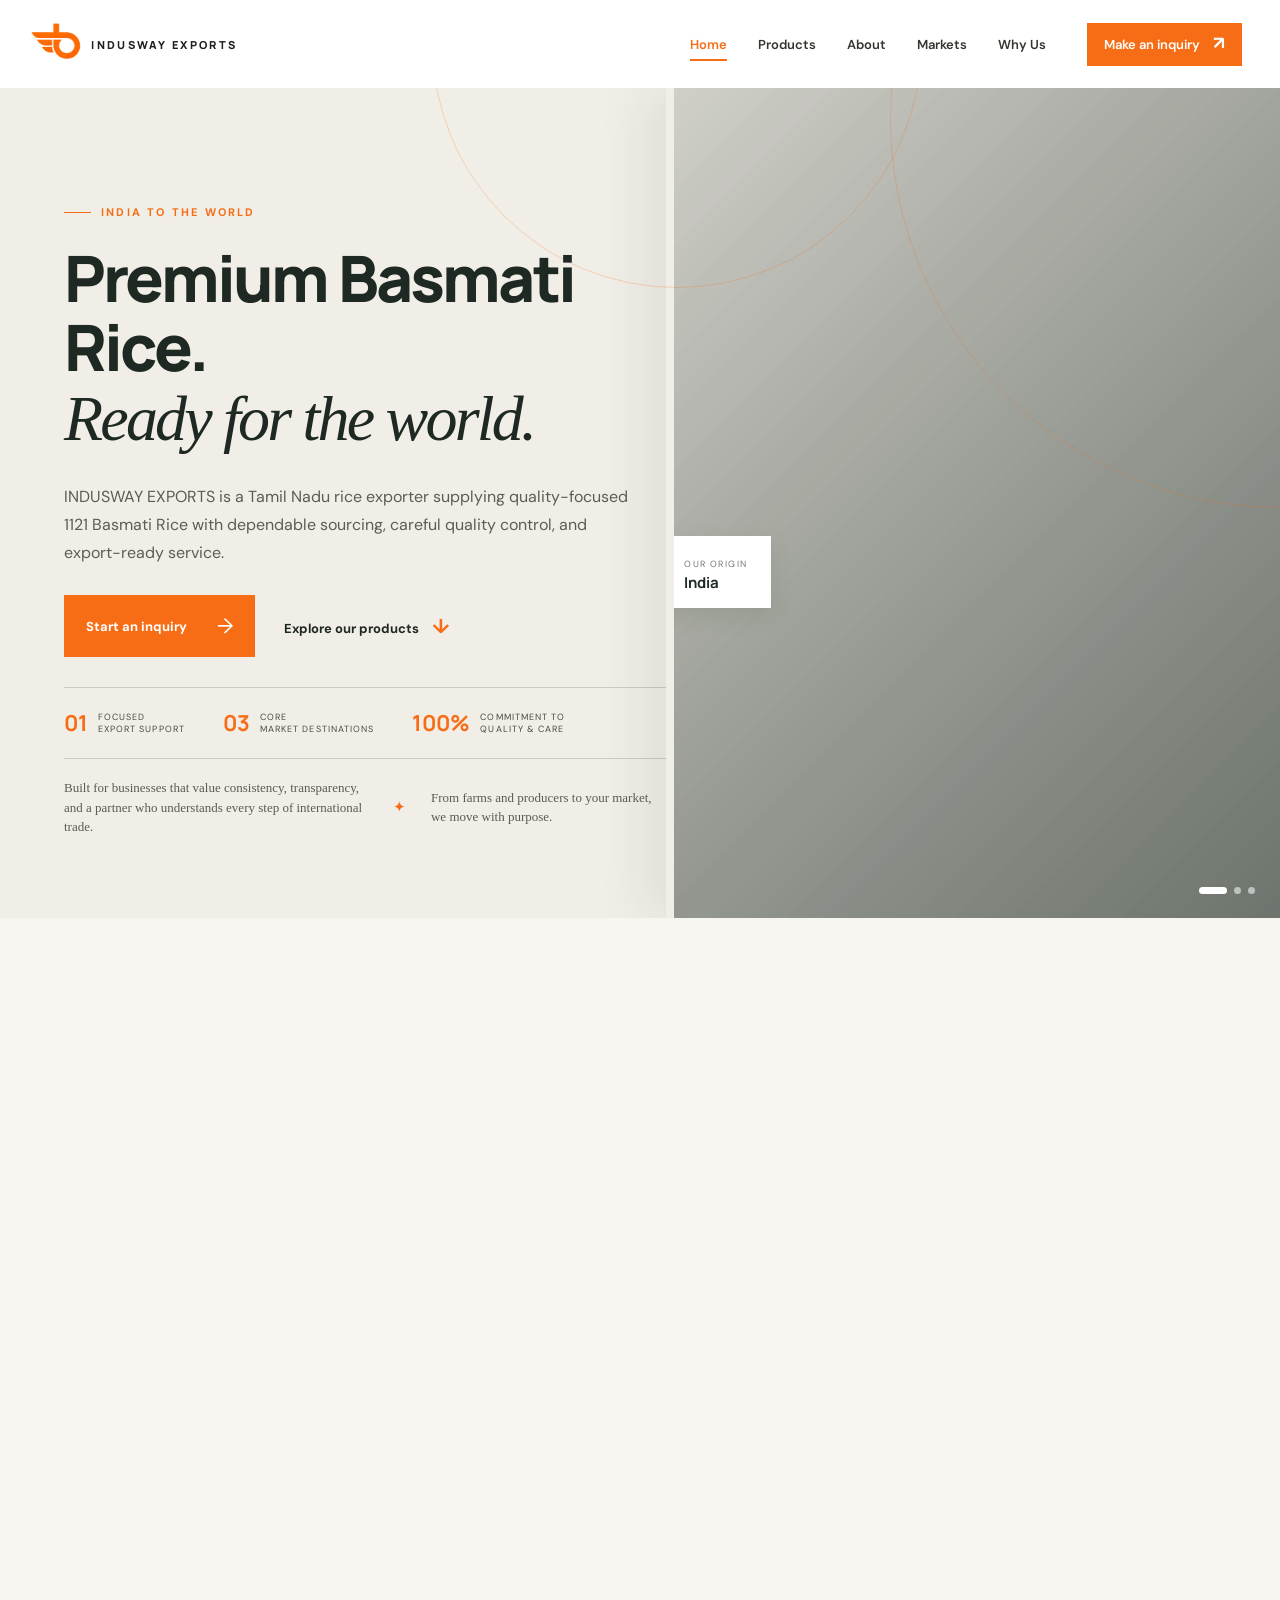
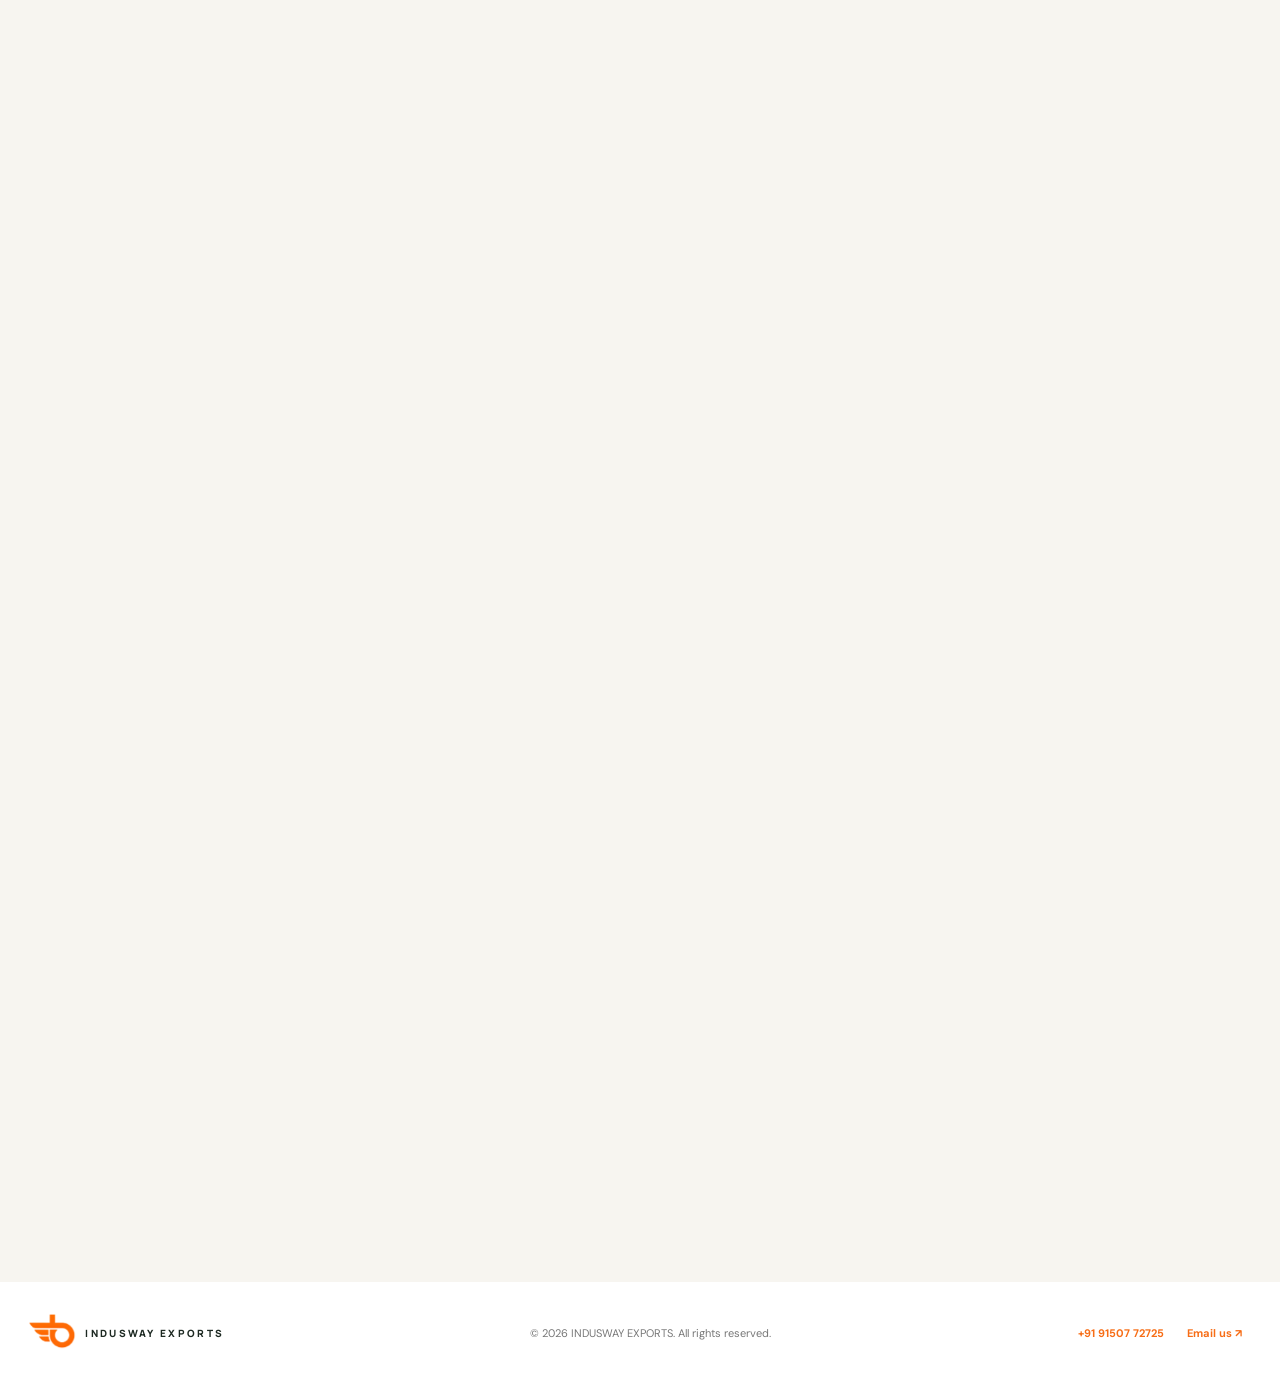
<file: index.html>
<!doctype html>
<html lang="en">
<head>
  <meta charset="utf-8">
  <meta name="viewport" content="width=device-width, initial-scale=1">
  <meta name="description" content="INDUSWAY EXPORTS is a Tamil Nadu exporter of premium 1121 Basmati Rice and Organic Biomass Fuel Cakes (cow dung cakes), serving global buyers from India.">
  <meta name="keywords" content="Tamil Nadu rice exporters, Tamil Nadu rice exporter, Trichy rice exporter, 1121 Basmati Rice exporter India, Basmati rice export, rice export Dubai, rice export Singapore, rice export Malaysia, Organic Biomass Fuel Cakes exporter, organic biomass fuel cakes India, cow dung cakes exporter, dried cow dung cakes, natural biomass fuel exporter">
  <meta name="author" content="INDUSWAY EXPORTS">
  <meta name="robots" content="index, follow, max-image-preview:large">
  <meta name="theme-color" content="#f76d16">
  <meta property="og:type" content="website">
  <meta property="og:locale" content="en_IN">
  <meta property="og:title" content="INDUSWAY EXPORTS | Tamil Nadu Rice Exporter">
  <meta property="og:description" content="Quality-focused 1121 Basmati Rice and Organic Biomass Fuel Cakes (cow dung cakes) exported from Tamil Nadu, India.">
  <meta name="twitter:card" content="summary">
  <meta name="twitter:title" content="INDUSWAY EXPORTS | Tamil Nadu Rice Exporter">
  <meta name="twitter:description" content="Quality-focused 1121 Basmati Rice and Organic Biomass Fuel Cakes (cow dung cakes) exported from Tamil Nadu, India.">
  <title>INDUSWAY EXPORTS | Tamil Nadu Rice Exporter</title>
  <script type="application/ld+json">
  {
    "@context": "https://schema.org",
    "@type": "Organization",
    "name": "INDUSWAY EXPORTS",
    "description": "Tamil Nadu exporter supplying premium 1121 Basmati Rice and Organic Biomass Fuel Cakes, also known as cow dung cakes, from India.",
    "email": "induswayexports@gmail.com",
    "telephone": "+91-91507-72725",
    "address": {
      "@type": "PostalAddress",
      "streetAddress": "41, Sekkadai Street, Tharanallur",
      "addressLocality": "Trichy",
      "addressRegion": "Tamil Nadu",
      "addressCountry": "IN"
    },
    "areaServed": ["Dubai, United Arab Emirates", "Singapore", "Malaysia"],
    "knowsAbout": ["1121 Basmati Rice", "Basmati Rice Export", "Organic Biomass Fuel Cakes", "Cow Dung Cakes", "Natural Biomass Fuel", "Agricultural Exports"],
    "makesOffer": [
      {"@type": "Offer", "itemOffered": {"@type": "Product", "name": "1121 Basmati Rice", "category": "Rice"}},
      {"@type": "Offer", "itemOffered": {"@type": "Product", "name": "Organic Biomass Fuel Cakes", "alternateName": "Cow Dung Cakes", "category": "Natural Biomass Fuel", "description": "Carefully sun-dried organic biomass fuel cakes, also known as cow dung cakes."}}
    ]
  }
  </script>
  <link rel="preconnect" href="https://fonts.googleapis.com">
  <link rel="preconnect" href="https://fonts.gstatic.com" crossorigin>
  <link href="https://fonts.googleapis.com/css2?family=DM+Sans:wght@400;500;600;700&family=Manrope:wght@500;600;700;800&display=swap" rel="stylesheet">
  <link rel="stylesheet" href="styles.css">
  <style>
    .hero-visual { background: linear-gradient(135deg, rgba(29,41,34,.08), rgba(29,41,34,.38)), url('https://images.unsplash.com/photo-1471194402529-8e0f5a675de6?auto=format&fit=crop&w=1400&q=90') center / cover; transition: background-image .7s ease-in-out; }
    .hero-visual .sun, .hero-visual .field { display: none; }
    .products .product-grid { grid-template-columns: minmax(0, 1.15fr) minmax(0, .85fr); }
    .products .product-card { color: #fff; text-decoration: none; }
    .basmati-rice { background: linear-gradient(0deg, rgba(78,52,18,.92), rgba(78,52,18,.08)), url('https://sevenstargs.com/uploads/1746016385Steam%20Basmati%20Rice%201121.jpg') center / cover; }
    .biomass-cakes { background: linear-gradient(0deg, rgba(67,38,19,.92), rgba(67,38,19,.1)), url('https://cdn.dotpe.in/longtail/store-items/7593187/IA4URKsP.jpeg') center / cover; }
    .primary-product { min-height: 430px; }
    .secondary-product { min-height: 430px; }
    .product-card .card-number { display: flex; align-items: center; gap: 11px; }
    .product-card .card-number small { border: 1px solid rgba(255,255,255,.55); padding: 5px 8px; font-family: 'DM Sans', sans-serif; font-size: 8px; font-weight: 700; letter-spacing: 1.1px; }
    .primary-product .card-content h3 { font-size: clamp(34px, 3.4vw, 46px); }
    .secondary-product .card-content h3 { font-size: clamp(28px, 2.6vw, 37px); }
    .product-card .card-content p { max-width: 400px; }
    @media (max-width: 760px) { .products .product-grid { grid-template-columns: 1fr; } .primary-product, .secondary-product { min-height: 340px; } .primary-product .card-content h3, .secondary-product .card-content h3 { font-size: 30px; } }
    .brand img { height: 35px; width: 38px; transform: scale(1.4); margin-right: 5px; }
    .site-header nav { gap: 9px; }
    .site-header nav a, .site-header .nav-cta { background: #f76d16; color: #fff; padding: 11px 14px; margin-left: 0; transition: transform .25s ease, box-shadow .25s ease, background-color .25s ease; }
    .site-header nav a:hover, .site-header .nav-cta:hover { color: #fff; background: #df5910; transform: translateY(-3px); box-shadow: 0 9px 18px rgba(247,109,22,.28); }
    .site-header nav { gap: 31px; }
    .site-header nav a:not(.nav-cta) { background: transparent; color: #34352f; padding: 0; box-shadow: none; }
    .site-header nav a:not(.nav-cta):hover { background: transparent; color: #f76d16; transform: translateY(-3px) scale(1.12); box-shadow: none; }
    .site-header .nav-cta { background: #f76d16; color: #fff; padding: 13px 17px; margin-left: 10px; }
    .site-header .nav-cta:hover { color: #fff; background: #df5910; transform: translateY(-4px) scale(1.05); box-shadow: 0 12px 22px rgba(247,109,22,.3); }
    .hero-slides, .hero-slide { position: absolute; inset: 0; }
    .hero-slides { overflow: hidden; }
    .hero-slide { background-position: center; background-size: cover; opacity: 0; transform: scale(1.08); transition: opacity 1.25s ease-in-out, transform 6s ease-out; }
    .hero-slide::after { content: ''; position: absolute; inset: 0; background: linear-gradient(135deg, rgba(29,41,34,.08), rgba(29,41,34,.38)); }
    .hero-slide.active { opacity: 1; transform: scale(1); }
    .origin-card { z-index: 3; }
    .hero-copy { animation: heroReveal .9s cubic-bezier(.2,.8,.2,1) both; }
    .hero-visual { animation: imageReveal 1.2s cubic-bezier(.2,.8,.2,1) both; }
    .button, .text-link, .product-card, .market-list > div { transition: transform .3s ease, box-shadow .3s ease, background-color .3s ease; }
    .button:hover { transform: translateY(-3px); box-shadow: 0 12px 25px rgba(29,41,34,.18); }
    .button:hover { transform: translateY(-5px) scale(1.05); box-shadow: 0 18px 32px rgba(29,41,34,.26), 0 0 0 4px rgba(255,255,255,.18); }
    .button:hover b { transform: translateX(4px); }
    .button b { transition: transform .25s ease; }
    .product-card:hover { transform: translateY(-8px); box-shadow: 0 22px 35px rgba(29,41,34,.18); }
    .product-card:hover .card-arrow { background: #fff; color: #1d2922; }
    .product-note { display: flex; align-items: center; justify-content: center; gap: 16px; margin-top: 31px; }
    .product-note span { color: #30342f; font-family: Manrope, sans-serif; font-size: 20px; font-weight: 700; letter-spacing: -.5px; }
    .product-note a { display: inline-flex; align-items: center; gap: 18px; padding: 13px 18px; background: #f76d16; color: #fff; font-size: 13px; font-weight: 700; text-decoration: none; box-shadow: 0 7px 15px rgba(247,109,22,.2); transition: transform .25s ease, box-shadow .25s ease, background .25s ease; }
    .product-note a:hover { background: #df5910; transform: translateY(-4px) scale(1.04); box-shadow: 0 13px 23px rgba(247,109,22,.32); }
    .product-note a b { font-size: 18px; font-weight: 400; }
    .contact-details { display: flex; flex-wrap: wrap; align-items: center; gap: 18px 28px; margin-top: 6px; }
    .contact-details > a:not(.button), .contact-details address { color: #fff; text-decoration: none; font-style: normal; font-size: 14px; line-height: 1.55; }
    .contact-details small { display: block; color: #ffe1cd; font-size: 9px; font-weight: 700; letter-spacing: 1.5px; margin-bottom: 4px; }
    .contact-icon { width: 19px; height: 19px; flex: 0 0 auto; fill: none; stroke: currentColor; stroke-linecap: round; stroke-linejoin: round; stroke-width: 1.8; }
    .contact-details .button .contact-icon { width: 20px; height: 20px; }
    .contact-details .contact-item { display: flex; align-items: flex-start; gap: 10px; }
    .contact-details .contact-item span { display: block; }
    .contact-details .contact-item { min-height: 64px; padding: 12px 15px; border: 1px solid rgba(255,255,255,.42); background: rgba(255,255,255,.12); box-shadow: 0 10px 22px rgba(113,48,8,.12); backdrop-filter: blur(8px); transition: transform .28s ease, background-color .28s ease, box-shadow .28s ease; }
    .contact-details .contact-item:hover { background: rgba(255,255,255,.2); transform: translateY(-4px); box-shadow: 0 15px 28px rgba(113,48,8,.2); }
    .contact-details .contact-item .contact-icon { margin-top: 3px; color: #fff; }
    .footer-contact { display: flex; gap: 23px; }
    .footer-contact a { color: #f76d16; font-weight: bold; text-decoration: none; }
    .market-list > div:hover { transform: translateX(9px); }
    .reveal { opacity: 0; transform: translateY(34px); transition: opacity .7s ease, transform .7s cubic-bezier(.2,.8,.2,1); }
    .reveal.is-visible { opacity: 1; transform: translateY(0); }
    .reveal.is-visible .product-card { animation: cardRise .65s ease both; }
    .reveal.is-visible .product-card:nth-child(2) { animation-delay: .12s; }
    .reveal.is-visible .product-card:nth-child(3) { animation-delay: .24s; }
    @keyframes heroReveal { from { opacity: 0; transform: translateY(26px); } to { opacity: 1; transform: translateY(0); } }
    @keyframes imageReveal { from { opacity: 0; transform: scale(1.05); } to { opacity: 1; transform: scale(1); } }
    @keyframes cardRise { from { opacity: 0; transform: translateY(24px); } to { opacity: 1; transform: translateY(0); } }
    @media (prefers-reduced-motion: reduce) { *, *::before, *::after { animation-duration: .01ms !important; transition-duration: .01ms !important; } }
    @media (max-width: 760px) { .contact-details { align-items: flex-start; flex-direction: column; gap: 18px; } .footer-contact { flex-direction: column; gap: 9px; } }
    @media (max-width: 760px) {
      body { overflow-x: hidden; }
      .site-header { padding: 0 20px; }
      .brand { gap: 5px; font-size: 9px; letter-spacing: 1.5px; }
      .brand img { height: 29px; width: 32px; transform: scale(1.25); margin-right: 2px; }
      .site-header nav { gap: 19px; padding: 24px 20px; }
      .site-header nav a:not(.nav-cta) { font-size: 15px; }
      .site-header .nav-cta { margin-left: 0; }
      .hero { min-height: 720px; padding: 62px 24px 44px; }
      .hero h1 { font-size: clamp(42px, 13vw, 54px); letter-spacing: -2px; }
      .hero .intro { font-size: 14px; line-height: 1.65; max-width: 92%; }
      .hero-actions { display: grid; gap: 15px; max-width: 290px; }
      .hero-actions .button { justify-content: space-between; }
      .hero-stats { width: calc(100% - 48px); justify-content: space-between; gap: 5px; }
      .hero-stats > div { flex-direction: column; align-items: flex-start; gap: 2px; }
      .hero-stats span { line-height: 1.3; }
      .intro-band { flex-direction: column; padding: 31px 28px; }
      .intro-band span { transform: rotate(45deg); }
      .section-heading h2, .why h2, .markets h2, .contact h2 { font-size: clamp(38px, 11vw, 48px); letter-spacing: -1.6px; }
      .product-card { min-height: 285px; }
      .market-list > div { grid-template-columns: 40px 1fr; gap: 3px; }
      .market-list i { grid-column: 2; }
      .why-image { height: 360px; }
      .contact { padding: 66px 24px; }
      .contact .button { width: 100%; justify-content: space-between; font-size: 12px; }
      .contact-details { width: 100%; }
      footer { text-align: left; }
      .product-note { align-items: center; flex-direction: column; text-align: center; }
    }
    @media (max-width: 760px) {
      .hero { min-height: 0; padding: 54px 24px 34px; }
      .hero-orbit { display: none; }
      .hero-copy { max-width: 100%; }
      .hero h1 { font-size: clamp(40px, 12vw, 50px); line-height: 1.08; }
      .hero .intro { max-width: 100%; margin: 21px 0 24px; }
      .hero-visual { position: relative; top: auto; right: auto; width: 100%; height: 225px; margin: 35px 0 25px; opacity: 1; border-radius: 3px; overflow: hidden; }
      .origin-card { left: 14px; top: auto; bottom: 14px; padding: 11px 17px 11px 12px; }
      .hero-stats { position: relative; left: auto; bottom: auto; width: 100%; display: grid; grid-template-columns: repeat(3, 1fr); gap: 0; border-top: 1px solid #d6d3ca; padding-top: 18px; }
      .hero-stats > div { min-width: 0; padding-right: 8px; }
      .hero-stats > div + div { padding-left: 11px; border-left: 1px solid #d6d3ca; }
      .hero-stats strong { font-size: 17px; }
      .hero-stats span { font-size: 7px; letter-spacing: .7px; }
    }
    @media (min-width: 761px) and (max-width: 1180px) {
      .site-header { padding: 0 42px; }
      .site-header nav { gap: 16px; }
      .site-header nav a { font-size: 12px; }
      .site-header .nav-cta { padding: 11px 13px; margin-left: 2px; }
      .hero { min-height: 610px; padding: 86px 7vw 52px; }
      .hero h1 { font-size: clamp(52px, 5.5vw, 66px); }
      .hero .intro { max-width: 440px; font-size: 14px; }
      .hero-visual { width: 45%; }
      .hero-stats { left: 7vw; bottom: 28px; gap: 23px; }
      .hero-stats span { font-size: 9px; }
      .section { padding: 84px 7vw; }
      .section-heading { margin-bottom: 38px; }
      .section-heading h2, .why h2 { font-size: clamp(42px, 4.4vw, 52px); }
      .product-card { min-height: 345px; padding: 20px; }
      .card-content h3 { font-size: 26px; }
      .markets { padding: 82px 7vw; gap: 65px; }
      .why { gap: 6vw; }
      .why-image { height: 520px; }
      .contact { padding: 80px 7vw; }
      footer { padding: 28px 7vw; }
    }
    @media (min-width: 761px) and (max-width: 1180px) {
      .site-header { height: 88px; padding: 0 5vw; }
      .site-header nav { gap: 24px; }
      .site-header nav a { font-size: 13px; }
      .site-header .nav-cta { padding: 13px 16px; }
      .hero { min-height: 650px; padding: 105px 8vw 60px; }
      .hero h1 { font-size: clamp(52px, 5.3vw, 64px); }
      .hero .intro { max-width: 490px; font-size: 16px; }
      .hero-visual { width: 48%; }
      .hero-stats { left: 8vw; bottom: 40px; gap: 35px; }
      .hero-stats span { font-size: 10px; }
      .section { padding: 100px 8vw; }
      .section-heading { margin-bottom: 50px; }
      .product-grid { grid-template-columns: repeat(3, 1fr); gap: 17px; }
      .product-card { min-height: 385px; padding: 24px; }
      .card-content h3 { font-size: 30px; }
      .markets { grid-template-columns: 1fr 1fr; padding: 96px 8vw; gap: 80px; }
      .why { grid-template-columns: .95fr 1.05fr; gap: 8vw; }
      .why-image { height: 600px; }
      .contact { padding: 92px 8vw; }
      footer { padding: 32px 8vw; }
    }
    @media (min-width: 761px) and (max-width: 1180px) {
      .hero-copy { width: 47%; max-width: 47%; }
      .hero h1 { font-size: clamp(44px, 4.7vw, 58px); overflow-wrap: anywhere; }
      .hero .intro { max-width: 100%; }
      .hero-visual { width: 43%; }
      .hero-stats { z-index: 4; }
    }
    /* Compact laptops and split-screen desktop windows */
    @media (min-width: 761px) and (max-width: 979px) {
      .site-header { padding: 0 34px; }
      .brand { font-size: 9px; letter-spacing: 1.6px; }
      .site-header nav { gap: 12px; }
      .site-header nav a { font-size: 11px; }
      .site-header .nav-cta { padding: 10px 11px; }
      .hero { padding: 84px 6vw 50px; min-height: 610px; }
      .hero-copy { width: 49%; max-width: 49%; }
      .hero h1 { font-size: clamp(42px, 5.2vw, 50px); }
      .hero-visual { width: 41%; }
      .hero-stats { left: 6vw; gap: 18px; }
      .section, .markets, .contact { padding-left: 6vw; padding-right: 6vw; }
      .product-grid { grid-template-columns: repeat(2, 1fr); }
      .product-card:last-child { grid-column: span 2; min-height: 320px; }
      .why { gap: 5vw; }
      .why-image { height: 500px; }
    }
    /* Standard 13–15 inch laptops */
    @media (min-width: 980px) and (max-width: 1439px) {
      .site-header { padding-left: clamp(42px, 6vw, 80px); padding-right: clamp(42px, 6vw, 80px); }
      .hero { padding-left: clamp(66px, 8vw, 118px); padding-right: clamp(66px, 8vw, 118px); }
      .hero-copy { width: 47%; max-width: 47%; }
      .hero h1 { font-size: clamp(50px, 5vw, 67px); }
      .hero-visual { width: 43%; }
      .hero-stats { left: clamp(66px, 8vw, 118px); }
      .section, .markets, .contact { padding-left: clamp(66px, 8vw, 118px); padding-right: clamp(66px, 8vw, 118px); }
      footer { padding-left: clamp(66px, 8vw, 118px); padding-right: clamp(66px, 8vw, 118px); }
      .product-grid { grid-template-columns: repeat(3, 1fr); }
    }
    /* Wide 16–18 inch laptop displays */
    @media (min-width: 1440px) {
      .site-header { padding-left: clamp(90px, 8vw, 170px); padding-right: clamp(90px, 8vw, 170px); }
      .hero { min-height: 720px; padding-left: clamp(130px, 10vw, 210px); padding-right: clamp(130px, 10vw, 210px); }
      .hero-copy { max-width: 730px; }
      .hero h1 { font-size: clamp(67px, 5vw, 84px); }
      .hero .intro { font-size: 17px; max-width: 540px; }
      .hero-stats { left: clamp(130px, 10vw, 210px); }
      .section, .markets, .contact { padding-left: clamp(130px, 10vw, 210px); padding-right: clamp(130px, 10vw, 210px); }
      footer { padding-left: clamp(130px, 10vw, 210px); padding-right: clamp(130px, 10vw, 210px); }
      .product-card { min-height: 430px; }
    }
    @media (min-width: 981px) {
      .hero { min-height: calc(100vh - 88px); padding-left: clamp(54px, 5vw, 112px); padding-right: 0; }
      .hero-copy { width: calc(52vw - clamp(54px, 5vw, 112px)); max-width: none; padding-top: clamp(10px, 3vh, 48px); }
      .hero-visual { width: 48%; min-height: calc(100vh - 88px); }
      .hero .intro { max-width: 590px; }
      .hero-stats { left: clamp(54px, 5vw, 112px); }
    }
    @media (min-width: 761px) {
      .site-header { padding-left: clamp(28px, 3vw, 64px); padding-right: clamp(28px, 3vw, 64px); }
      footer { padding-left: clamp(28px, 3vw, 64px); padding-right: clamp(28px, 3vw, 64px); }
    }
    @media (min-width: 981px) {
      .hero { min-height: max(calc(100vh - 88px), 760px); padding-top: clamp(86px, 10vh, 138px); padding-bottom: 82px; }
      .hero h1 { line-height: 1.08; }
      .hero .intro { margin: 30px 0 0; max-width: 570px; }
      .hero-actions { margin-top: 28px; }
      .hero-copy .hero-stats { display: flex; gap: clamp(28px, 3vw, 52px); margin-top: 48px; padding: 20px 0; border-top: 1px solid rgba(29,41,34,.18); border-bottom: 1px solid rgba(29,41,34,.18); }
      .hero-stats > div { min-width: 104px; }
      .hero-stats strong { font-size: 22px; }
      .hero-stats span { font-size: 9px; letter-spacing: 1.05px; }
      .hero-copy .hero-message { max-width: 650px; margin-top: 46px; padding-top: 0; border-top: 0; gap: 19px; }
      .hero-message p { font-size: 14px; line-height: 1.58; }
    }
    @media (min-width: 981px) {
      .hero-visual { width: 48%; border-left: clamp(7px, .65vw, 14px) solid #f1eee7; box-shadow: -20px 0 50px rgba(29,41,34,.08); }
    }
    @media (min-width: 761px) and (max-width: 980px) {
      .hero-visual { width: 43%; border-left: 7px solid #f1eee7; box-shadow: -14px 0 35px rgba(29,41,34,.07); }
    }
    @media (max-width: 760px) {
      .hero-visual { width: 100%; height: clamp(205px, 48vw, 290px); margin: 33px 0 26px; border: 5px solid #fff; border-radius: 18px; box-shadow: 0 16px 34px rgba(29,41,34,.16); }
      .hero-slides, .hero-slide { border-radius: inherit; }
      .origin-card { border-radius: 9px; }
    }
    .site-header { position: sticky; top: 0; transition: background-color .35s ease, box-shadow .35s ease, backdrop-filter .35s ease; }
    .site-header { animation: headerReveal .75s cubic-bezier(.2,.8,.2,1) both; }
    .site-header::after { content: ''; position: absolute; left: 0; bottom: 0; width: 0; height: 2px; background: linear-gradient(90deg, var(--orange), #ffad70, var(--orange)); transition: width .6s cubic-bezier(.2,.8,.2,1); }
    .site-header.scrolled::after { width: 100%; }
    .site-header.scrolled { background: rgba(255,255,255,.92); box-shadow: 0 9px 28px rgba(29,41,34,.09); backdrop-filter: blur(14px); }
    .brand { animation: brandReveal .7s .12s cubic-bezier(.2,.8,.2,1) both; }
    .brand img { transition: transform .35s cubic-bezier(.2,.8,.2,1), filter .35s ease; }
    .brand:hover img { transform: scale(1.5) rotate(-4deg); filter: drop-shadow(0 6px 7px rgba(247,109,22,.22)); }
    .site-header nav a { animation: navReveal .5s cubic-bezier(.2,.8,.2,1) both; }
    .site-header nav a:nth-child(1) { animation-delay: .16s; }.site-header nav a:nth-child(2) { animation-delay: .22s; }.site-header nav a:nth-child(3) { animation-delay: .28s; }.site-header nav a:nth-child(4) { animation-delay: .34s; }.site-header nav a:nth-child(5) { animation-delay: .4s; }
    .site-header nav a:not(.nav-cta) { position: relative; }
    .site-header nav a:not(.nav-cta)::after { content: ''; position: absolute; left: 50%; bottom: -8px; width: 0; height: 2px; background: var(--orange); transition: width .28s ease, left .28s ease; }
    .site-header nav a:not(.nav-cta):hover::after { left: 0; width: 100%; }
    .hero-slides { transform: none; }
    .hero-slide { background-position: center; }
    .hero-slide:first-child { background-position: 58% center; }
    .hero-slide:nth-child(2) { background-position: center; }
    .hero-slide:nth-child(3) { background-position: center 42%; }
    .hero-message { max-width: 640px; display: grid; grid-template-columns: minmax(0, 1.3fr) 24px minmax(0, 1fr); align-items: center; gap: 15px; margin-top: clamp(30px, 5vh, 58px); padding-top: 19px; border-top: 1px solid rgba(29,41,34,.18); color: #5a5b54; }
    .hero-copy .hero-stats { position: relative; left: auto; bottom: auto; margin-top: 30px; }
    .hero-copy .hero-message { margin-top: 19px; }
    .hero-message p { margin: 0; font-family: Georgia, serif; font-size: 13px; line-height: 1.48; }
    .hero-message span { color: var(--orange); text-align: center; font-size: 15px; }
    .hero-slide-dots { position: absolute; right: 25px; bottom: 24px; z-index: 4; display: flex; gap: 7px; }
    .hero-slide-dots span { width: 7px; height: 7px; border-radius: 999px; background: rgba(255,255,255,.55); transition: width .35s ease, background-color .35s ease; }
    .hero-slide-dots span.active { width: 28px; background: #fff; }
    .button { position: relative; overflow: hidden; isolation: isolate; }
    .button::before { content: ''; position: absolute; z-index: -1; inset: 0; background: linear-gradient(110deg, transparent 25%, rgba(255,255,255,.32) 48%, transparent 72%); transform: translateX(-125%); transition: transform .7s ease; }
    .button:hover::before { transform: translateX(125%); }
    .button::after, .site-header .nav-cta::after, .product-note a::after { content: ''; position: absolute; inset: 0; background: linear-gradient(110deg, transparent 27%, rgba(255,255,255,.42) 48%, transparent 69%); transform: translateX(-130%); transition: transform .7s ease; pointer-events: none; }
    .button:hover::after, .site-header .nav-cta:hover::after, .product-note a:hover::after { transform: translateX(130%); }
    .site-header .nav-cta, .product-note a { position: relative; overflow: hidden; isolation: isolate; }
    .reveal.is-visible .section-heading, .reveal.is-visible .market-content, .reveal.is-visible .why-copy, .reveal.is-visible .contact-inner { animation: softRise .75s cubic-bezier(.2,.8,.2,1) both; }
    .reveal.is-visible .market-list > div { animation: listSlide .55s ease both; }
    .reveal.is-visible .market-list > div:nth-child(2) { animation-delay: .1s; }
    .reveal.is-visible .market-list > div:nth-child(3) { animation-delay: .2s; }
    .products.section-focus, .markets.section-focus { animation: sectionSpotlight 1.05s ease both; }
    .products.section-focus .product-card { animation: productFocus .7s cubic-bezier(.2,.8,.2,1) both; }
    .products.section-focus .product-card:nth-child(2) { animation-delay: .12s; }
    .markets.section-focus .market-list > div { animation: marketFocus .55s ease both; }
    .markets.section-focus .market-list > div:nth-child(2) { animation-delay: .1s; }
    .markets.section-focus .market-list > div:nth-child(3) { animation-delay: .2s; }
    @keyframes softRise { from { opacity: 0; transform: translateY(22px); } to { opacity: 1; transform: translateY(0); } }
    @keyframes listSlide { from { opacity: 0; transform: translateX(22px); } to { opacity: 1; transform: translateX(0); } }
    @keyframes headerReveal { from { opacity: 0; transform: translateY(-18px); } to { opacity: 1; transform: translateY(0); } }
    @keyframes brandReveal { from { opacity: 0; transform: translateX(-12px); } to { opacity: 1; transform: translateX(0); } }
    @keyframes navReveal { from { opacity: 0; transform: translateY(-8px); } to { opacity: 1; transform: translateY(0); } }
    @keyframes sectionSpotlight { 0% { box-shadow: inset 0 0 0 0 rgba(247,109,22,0); } 35% { box-shadow: inset 0 0 0 999px rgba(247,109,22,.045); } 100% { box-shadow: inset 0 0 0 0 rgba(247,109,22,0); } }
    @keyframes productFocus { from { opacity: .35; transform: translateY(24px) scale(.97); } to { opacity: 1; transform: translateY(0) scale(1); } }
    @keyframes marketFocus { from { opacity: 0; transform: translateX(28px); } to { opacity: 1; transform: translateX(0); } }
    @media (max-width: 760px) { .hero-slide-dots { right: 15px; bottom: 15px; } .site-header nav a:not(.nav-cta)::after { display: none; } .hero-message { grid-template-columns: 1fr; gap: 9px; margin-top: 28px; padding-top: 16px; } .hero-message p { font-size: 12px; } .hero-message span { text-align: left; } .contact-details .contact-item { width: 100%; } }
    .inquiry{display:grid;grid-template-columns:.8fr 1.2fr;gap:clamp(36px,7vw,105px);align-items:start;background:#fff}.inquiry h2{font-size:clamp(39px,4vw,58px)}.inquiry-copy>p:not(.eyebrow){max-width:360px;color:var(--muted);font-size:15px;line-height:1.75;margin:24px 0}.inquiry-points{display:grid;gap:9px}.inquiry-points span{display:flex;align-items:center;gap:9px;font-size:12px;font-weight:700;color:var(--deep)}.inquiry-points span::before{content:'✦';color:var(--orange)}.inquiry-form{background:var(--cream);padding:clamp(22px,3vw,42px);box-shadow:0 15px 42px rgba(29,41,34,.08)}.form-grid{display:grid;grid-template-columns:1fr 1fr;gap:18px;margin-bottom:25px}.form-grid label{display:grid;gap:7px;color:var(--deep);font-size:10px;font-weight:700;letter-spacing:1.3px;text-transform:uppercase}.form-grid input,.form-grid textarea,.form-grid select{width:100%;border:1px solid #d8d5cc;background:#fff;color:var(--ink);font:500 14px 'DM Sans',sans-serif;letter-spacing:0;padding:13px 14px;outline:none;transition:border-color .2s ease,box-shadow .2s ease}.form-grid textarea{resize:vertical}.form-grid input:focus,.form-grid textarea:focus,.form-grid select:focus{border-color:var(--orange);box-shadow:0 0 0 3px rgba(247,109,22,.12)}.form-wide{grid-column:1/-1}.form-note{font-size:11px;color:var(--muted);margin:15px 0 0}@media(max-width:760px){.inquiry{grid-template-columns:1fr;gap:32px}.inquiry-form{padding:22px}.form-grid{grid-template-columns:1fr;gap:15px}.form-wide{grid-column:auto}.inquiry .button{width:100%;justify-content:space-between}}
    .scroll-progress{position:absolute;z-index:9;left:0;bottom:0;width:var(--scroll-progress,0%);height:3px;background:linear-gradient(90deg,var(--orange),#ffb17a);box-shadow:0 0 13px rgba(247,109,22,.5);transition:width .1s linear}.site-header nav a.active:not(.nav-cta){color:var(--orange);transform:translateY(-2px)}.site-header nav a.active:not(.nav-cta)::after{left:0;width:100%}.hero-copy .eyebrow,.hero-copy h1,.hero-copy .intro,.hero-actions,.hero-copy .hero-stats,.hero-copy .hero-message{animation:heroElement .8s cubic-bezier(.2,.8,.2,1) both}.hero-copy h1{animation-delay:.09s}.hero-copy .intro{animation-delay:.18s}.hero-actions{animation-delay:.28s}.hero-copy .hero-stats{animation-delay:.38s}.hero-copy .hero-message{animation-delay:.49s}.hero-visual::after{animation:heroOverlay 8s ease-in-out infinite}.hero-slide.active{animation:heroKenBurns 6s ease-out both}.product-card{isolation:isolate}.product-card::after{content:'';position:absolute;z-index:-1;inset:-40% -60%;background:linear-gradient(115deg,transparent 40%,rgba(255,255,255,.25) 50%,transparent 60%);transform:translateX(-75%) rotate(7deg);transition:transform .85s ease;pointer-events:none}.product-card:hover::after{transform:translateX(75%) rotate(7deg)}.product-card .card-arrow{transition:transform .3s ease,background-color .3s ease,color .3s ease}.product-card:hover .card-arrow{transform:rotate(45deg) scale(1.13)}.product-card:hover .card-content h3{transform:translateY(-4px)}.product-card .card-content h3{transition:transform .35s cubic-bezier(.2,.8,.2,1)}.market-list>div{position:relative;overflow:hidden}.market-list>div::after{content:'';position:absolute;left:0;bottom:-1px;width:0;height:1px;background:#ff9a56;transition:width .42s ease}.market-list>div:hover::after{width:100%}.inquiry-form{position:relative;overflow:hidden;transition:transform .35s ease,box-shadow .35s ease}.inquiry-form:hover{transform:translateY(-5px);box-shadow:0 24px 55px rgba(29,41,34,.14)}.inquiry-form::before{content:'';position:absolute;top:0;left:0;width:100%;height:3px;background:linear-gradient(90deg,var(--orange),#ffb17a,var(--orange));background-size:200% 100%;animation:formGlow 3s linear infinite}.inquiry-points span{transition:transform .25s ease,color .25s ease}.inquiry-points span:hover{color:var(--orange);transform:translateX(7px)}.contact-item{transition:transform .3s cubic-bezier(.2,.8,.2,1),background-color .3s ease!important}.contact-item:hover{transform:translateY(-5px) scale(1.02)}@keyframes heroElement{from{opacity:0;transform:translateY(19px)}to{opacity:1;transform:translateY(0)}}@keyframes heroOverlay{0%,100%{opacity:.75}50%{opacity:1}}@keyframes heroKenBurns{from{transform:scale(1.12)}to{transform:scale(1)}}@keyframes formGlow{to{background-position:200% 0}}@media(prefers-reduced-motion:reduce){.scroll-progress{transition:none}.hero-copy .eyebrow,.hero-copy h1,.hero-copy .intro,.hero-actions,.hero-copy .hero-stats,.hero-copy .hero-message,.hero-visual::after,.hero-slide.active,.inquiry-form::before{animation:none!important}}
    .market-item{cursor:pointer;outline:none}.market-item:focus-visible{outline:2px solid #ff9a56;outline-offset:-3px}.market-item.country-pop{animation:countryPop .45s cubic-bezier(.2,.8,.2,1)}@keyframes countryPop{0%{transform:scale(1)}50%{transform:scale(1.035);background:rgba(255,255,255,.08)}100%{transform:scale(1)}}
  </style>
</head>
<body>
  <header class="site-header">
    <span class="scroll-progress" aria-hidden="true"></span>
    <a class="brand" href="#home" aria-label="Indusway Exports home"><img src="logo.png" alt="Indusway logo"><span>INDUSWAY EXPORTS</span></a>
    <button class="menu-toggle" aria-label="Open menu" aria-expanded="false"><i></i><i></i></button>
    <nav aria-label="Main navigation"><a href="#home">Home</a><a href="#products">Products</a><a href="about.html">About</a><a href="#markets">Markets</a><a href="#why-us">Why Us</a><a href="#inquiry" class="nav-cta">Make an inquiry <b>↗</b></a></nav>
  </header>

  <main>
    <section class="hero" id="home">
      <div class="hero-orbit orbit-one"></div><div class="hero-orbit orbit-two"></div>
      <div class="hero-copy">
        <p class="eyebrow"><span></span> India to the world</p>
        <h1>Premium Basmati Rice.<br><em>Ready for the world.</em></h1>
        <p class="intro">INDUSWAY EXPORTS is a Tamil Nadu rice exporter supplying quality-focused 1121 Basmati Rice with dependable sourcing, careful quality control, and export-ready service.</p>
        <div class="hero-actions"><a class="button button-primary" href="#inquiry">Start an inquiry <b>→</b></a><a class="text-link" href="#products">Explore our products <span>↓</span></a></div>
        <div class="hero-stats"><div><strong>01</strong><span>Focused<br>export support</span></div><div><strong>03</strong><span>Core<br>market destinations</span></div><div><strong>100%</strong><span>Commitment to<br>quality &amp; care</span></div></div>
        <div class="hero-message"><p>Built for businesses that value consistency, transparency, and a partner who understands every step of international trade.</p><span>✦</span><p>From farms and producers to your market, we move with purpose.</p></div>
      </div>
      <div class="hero-visual" aria-hidden="true">
        <div class="hero-slides"><div class="hero-slide active" style="background-image:url('https://sevenstargs.com/uploads/1746016385Steam%20Basmati%20Rice%201121.jpg')"></div><div class="hero-slide" style="background-image:url('https://cdn.omshreegroup.com/products/basmati-rice-1121-sella-cream/551771496.webp')"></div><div class="hero-slide" style="background-image:url('https://cdn-img.freshdi.com/480x480/files/886fa16f919a4d3fba7b27bf38632d9f.jpg')"></div></div><div class="hero-slide-dots"><span class="active"></span><span></span><span></span></div>
        <div class="sun"></div><div class="field field-back"></div><div class="field field-middle"></div><div class="field field-front"></div>
        <div class="origin-card"><span class="pin">●</span><div><small>OUR ORIGIN</small><strong>India</strong></div></div>
      </div>
    </section>

    <section class="products section" id="products">
      <div class="section-heading"><div><p class="eyebrow"><span></span> Our signature offerings</p><h2>Selected for<br><em>purity &amp; quality.</em></h2></div><p>Two carefully sourced, export-focused offerings that reflect our commitment to consistent quality and responsible handling.</p></div>
      <div class="product-grid">
        <a class="product-card basmati-rice primary-product" href="1121-basmati-rice.html" aria-label="Explore 1121 Basmati Rice varieties"><div class="card-number">01</div><div class="card-content"><span>PREMIUM RICE</span><h3>1121 Basmati<br>Rice</h3><p>Carefully selected for extra-long, uniform grains, natural aroma, and a clean appearance. Quality-focused sorting and handling help preserve a pure, export-ready rice experience in every lot.</p></div><div class="card-arrow">↗</div></a>
        <a class="product-card biomass-cakes secondary-product" href="organic-biomass-fuel-cakes.html" aria-label="Explore Organic Biomass Fuel Cakes"><div class="card-number">02</div><div class="card-content"><span>ORGANIC BIOMASS FUEL</span><h3>Organic Biomass<br>Fuel Cakes</h3><p>Also known as cow dung cakes, these naturally sourced cakes are carefully sun-dried with attention to purity, clean handling, and dependable quality for traditional and sustainable fuel needs.</p></div><div class="card-arrow">↗</div></a>
      </div>
      <div class="product-note"><span>Looking for a specific item?</span><a href="#inquiry">Tell us what you need <b>→</b></a></div>
    </section>

    <section class="markets" id="markets"><div class="market-content"><p class="eyebrow light"><span></span> Our export focus</p><h2>Closer to the<br><em>markets that matter.</em></h2><p>We are focused on building trusted, responsive trade relationships across vibrant regional hubs.</p></div><div class="market-list"><div class="market-item" role="button" tabindex="0" aria-label="Dubai, United Arab Emirates"><strong>01</strong><span>Dubai</span><i>United Arab Emirates</i></div><div class="market-item" role="button" tabindex="0" aria-label="Singapore"><strong>02</strong><span>Singapore</span><i>Singapore</i></div><div class="market-item" role="button" tabindex="0" aria-label="Malaysia"><strong>03</strong><span>Malaysia</span><i>Malaysia</i></div></div></section>

    <section class="why section" id="why-us"><div class="why-image"><div class="stamp">INDUSWAY<br>EXPORTS<br><b>✦</b></div></div><div class="why-copy"><p class="eyebrow"><span></span> Why Indusway</p><h2>Trade with<br><em>confidence.</em></h2><p>At INDUSWAY EXPORTS, good business begins with a reliable connection. We make that connection stronger with focused service and an uncompromising approach to quality.</p><div class="reason"><b>01</b><div><h3>Quality-led sourcing</h3><p>We carefully evaluate products to help ensure every shipment reflects the standards your customers expect.</p></div></div><div class="reason"><b>02</b><div><h3>Service that stays close</h3><p>Clear communication, responsive coordination, and a personal approach from inquiry through export.</p></div></div><div class="reason"><b>03</b><div><h3>Built for your market</h3><p>We listen to your requirements and work toward solutions that support your business and buyers.</p></div></div></div></section>

    <section class="inquiry section" id="inquiry"><div class="inquiry-copy"><p class="eyebrow"><span></span> Export inquiry</p><h2>Tell us what<br><em>you need.</em></h2><p>Complete the form and Gmail will open with your inquiry details ready to send to our export team.</p><div class="inquiry-points"><span>1121 Basmati Rice</span><span>Organic Biomass Fuel Cakes</span><span>Global export support</span></div></div><form class="inquiry-form" id="inquiry-form"><div class="form-grid"><label>Full name<input type="text" name="name" maxlength="100" required autocomplete="name"></label><label>Company name<input type="text" name="company_name" maxlength="150" required autocomplete="organization"></label><label>Contact number<input type="tel" name="contact" maxlength="30" required autocomplete="tel"></label><label>Product requirement<select name="product_requirement" required><option value="" selected disabled>Select a product</option><option>1121 Basmati Rice</option><option>Organic Biomass Fuel Cakes</option><option>Both products</option><option>Other requirement</option></select></label><label class="form-wide">Address<textarea name="address" rows="3" maxlength="500" required autocomplete="street-address"></textarea></label><label>Country<input type="text" name="country" maxlength="100" required autocomplete="country-name"></label><label>Pincode / Postal code<input type="text" name="pincode" maxlength="20" required autocomplete="postal-code"></label></div><button class="button button-primary" type="submit">Open Gmail inquiry <b>→</b></button><p class="form-note">The message opens in Gmail for you to review and send.</p></form></section>

    <section class="contact" id="contact"><div class="contact-inner"><p class="eyebrow light"><span></span> Let’s begin</p><h2>Bring India’s finest<br><em>to your market.</em></h2><p>Prefer to contact us directly? Reach us through email, phone, or Google Maps.</p><div class="contact-details"><a class="button button-light" href="mailto:induswayexports@gmail.com?subject=Export%20Inquiry%20for%20INDUSWAY%20EXPORTS"><svg class="contact-icon gmail-icon" viewBox="0 0 24 24" aria-hidden="true"><path d="M3.5 6.5 12 13l8.5-6.5M4.5 5h15A1.5 1.5 0 0 1 21 6.5v11A1.5 1.5 0 0 1 19.5 19h-15A1.5 1.5 0 0 1 3 17.5v-11A1.5 1.5 0 0 1 4.5 5Z"/></svg>induswayexports@gmail.com <b>↗</b></a><a class="contact-item" href="tel:+919150772725"><svg class="contact-icon" viewBox="0 0 24 24" aria-hidden="true"><path d="M7.1 3.7 5.3 5.5c-1 1 1.2 6.2 5 10s9 6 10 5l1.8-1.8-3.4-3.4-2.2 1.4a13.1 13.1 0 0 1-5.2-5.2l1.4-2.2-3.4-3.6Z"/></svg><span><small>PHONE</small>+91 91507 72725</span></a><a class="contact-item contact-address" href="https://www.google.com/maps/search/?api=1&amp;query=41%2C%20Sekkadai%20Street%2C%20Tharanallur%2C%20Trichy%2C%20Tamil%20Nadu%2C%20India" target="_blank" rel="noopener" aria-label="Open our address in Google Maps"><svg class="contact-icon" viewBox="0 0 24 24" aria-hidden="true"><path d="M12 21s7-6.1 7-12a7 7 0 1 0-14 0c0 5.9 7 12 7 12Z"/><circle cx="12" cy="9" r="2.25"/></svg><span><small>ADDRESS · OPEN IN MAPS ↗</small>41, Sekkadai Street, Tharanallur,<br>Trichy, Tamil Nadu, India</span></a></div></div><div class="contact-mark">IW</div></section>
  </main>
  <footer><a class="footer-brand" href="#home"><img src="logo.png" alt=""><span>INDUSWAY EXPORTS</span></a><p>© 2026 INDUSWAY EXPORTS. All rights reserved.</p><div class="footer-contact"><a href="tel:+919150772725">+91 91507 72725</a><a href="mailto:induswayexports@gmail.com">Email us ↗</a></div></footer>
  <script src="script.js"></script>
  <script>
    const heroSlides = document.querySelectorAll('.hero-slide');
    const heroDots = document.querySelectorAll('.hero-slide-dots span');
    let imageIndex = 0;
    setInterval(() => {
      heroSlides[imageIndex].classList.remove('active');
      heroDots[imageIndex].classList.remove('active');
      imageIndex = (imageIndex + 1) % heroSlides.length;
      heroSlides[imageIndex].classList.add('active');
      heroDots[imageIndex].classList.add('active');
    }, 5000);

    const header = document.querySelector('.site-header');
    const updateHeader = () => {
      header.classList.toggle('scrolled', window.scrollY > 18);
      const maximumScroll = document.documentElement.scrollHeight - window.innerHeight;
      const progress = maximumScroll > 0 ? Math.min(100, (window.scrollY / maximumScroll) * 100) : 0;
      header.style.setProperty('--scroll-progress', `${progress}%`);
    };
    updateHeader();
    window.addEventListener('scroll', updateHeader, { passive: true });

    const reducedMotion = window.matchMedia('(prefers-reduced-motion: reduce)').matches;

    document.querySelectorAll('a[href="#products"], a[href="#markets"]').forEach(link => {
      link.addEventListener('click', () => {
        const target = document.querySelector(link.getAttribute('href'));
        if (!target || reducedMotion) return;
        target.classList.remove('section-focus');
        window.setTimeout(() => target.classList.add('section-focus'), 260);
        window.setTimeout(() => target.classList.remove('section-focus'), 1500);
      });
    });

    document.querySelectorAll('.market-item').forEach(item => {
      const popMarket = () => {
        item.classList.remove('country-pop');
        void item.offsetWidth;
        item.classList.add('country-pop');
      };
      item.addEventListener('click', popMarket);
      item.addEventListener('keydown', (event) => {
        if (event.key === 'Enter' || event.key === ' ') {
          event.preventDefault();
          popMarket();
        }
      });
    });

    const revealObserver = new IntersectionObserver((entries, observer) => {
      entries.forEach(entry => {
        if (entry.isIntersecting) {
          entry.target.classList.add('is-visible');
        } else {
          entry.target.classList.remove('is-visible');
        }
      });
    }, { threshold: 0.14 });
    document.querySelectorAll('.intro-band, .section, .markets, .contact').forEach(section => {
      section.classList.add('reveal');
      revealObserver.observe(section);
    });

    const navigationLinks = [...document.querySelectorAll('.site-header nav a[href^="#"]')];
    const navigationObserver = new IntersectionObserver((entries) => {
      entries.forEach(entry => {
        if (!entry.isIntersecting) return;
        navigationLinks.forEach(link => link.classList.toggle('active', link.getAttribute('href') === `#${entry.target.id}`));
      });
    }, { rootMargin: '-35% 0px -55% 0px', threshold: 0 });
    document.querySelectorAll('#home, #products, #markets, #why-us, #inquiry').forEach(section => navigationObserver.observe(section));

    document.querySelectorAll('a[href^="mailto:"]').forEach(link => {
      const mail = new URL(link.href);
      const subject = new URLSearchParams(mail.search).get('subject') || 'Inquiry for INDUSWAY EXPORTS';
      link.href = `https://mail.google.com/mail/?view=cm&fs=1&to=${encodeURIComponent(mail.pathname)}&su=${encodeURIComponent(subject)}`;
      link.target = '_blank';
      link.rel = 'noopener';
    });

    const inquiryForm = document.querySelector('#inquiry-form');
    inquiryForm?.addEventListener('submit', (event) => {
      event.preventDefault();
      const details = new FormData(inquiryForm);
      const message = [
        `Name: ${details.get('name')}`,
        `Company Name: ${details.get('company_name')}`,
        `Contact Number: ${details.get('contact')}`,
        `Product Requirement: ${details.get('product_requirement')}`,
        `Address: ${details.get('address')}`,
        `Country: ${details.get('country')}`,
        `Pincode / Postal Code: ${details.get('pincode')}`
      ].join('\n');
      const gmail = `https://mail.google.com/mail/?view=cm&fs=1&to=induswayexports%40gmail.com&su=${encodeURIComponent('Export Inquiry for INDUSWAY EXPORTS')}&body=${encodeURIComponent(message)}`;
      window.open(gmail, '_blank', 'noopener');
    });

  </script>
</body>
</html>
</file>
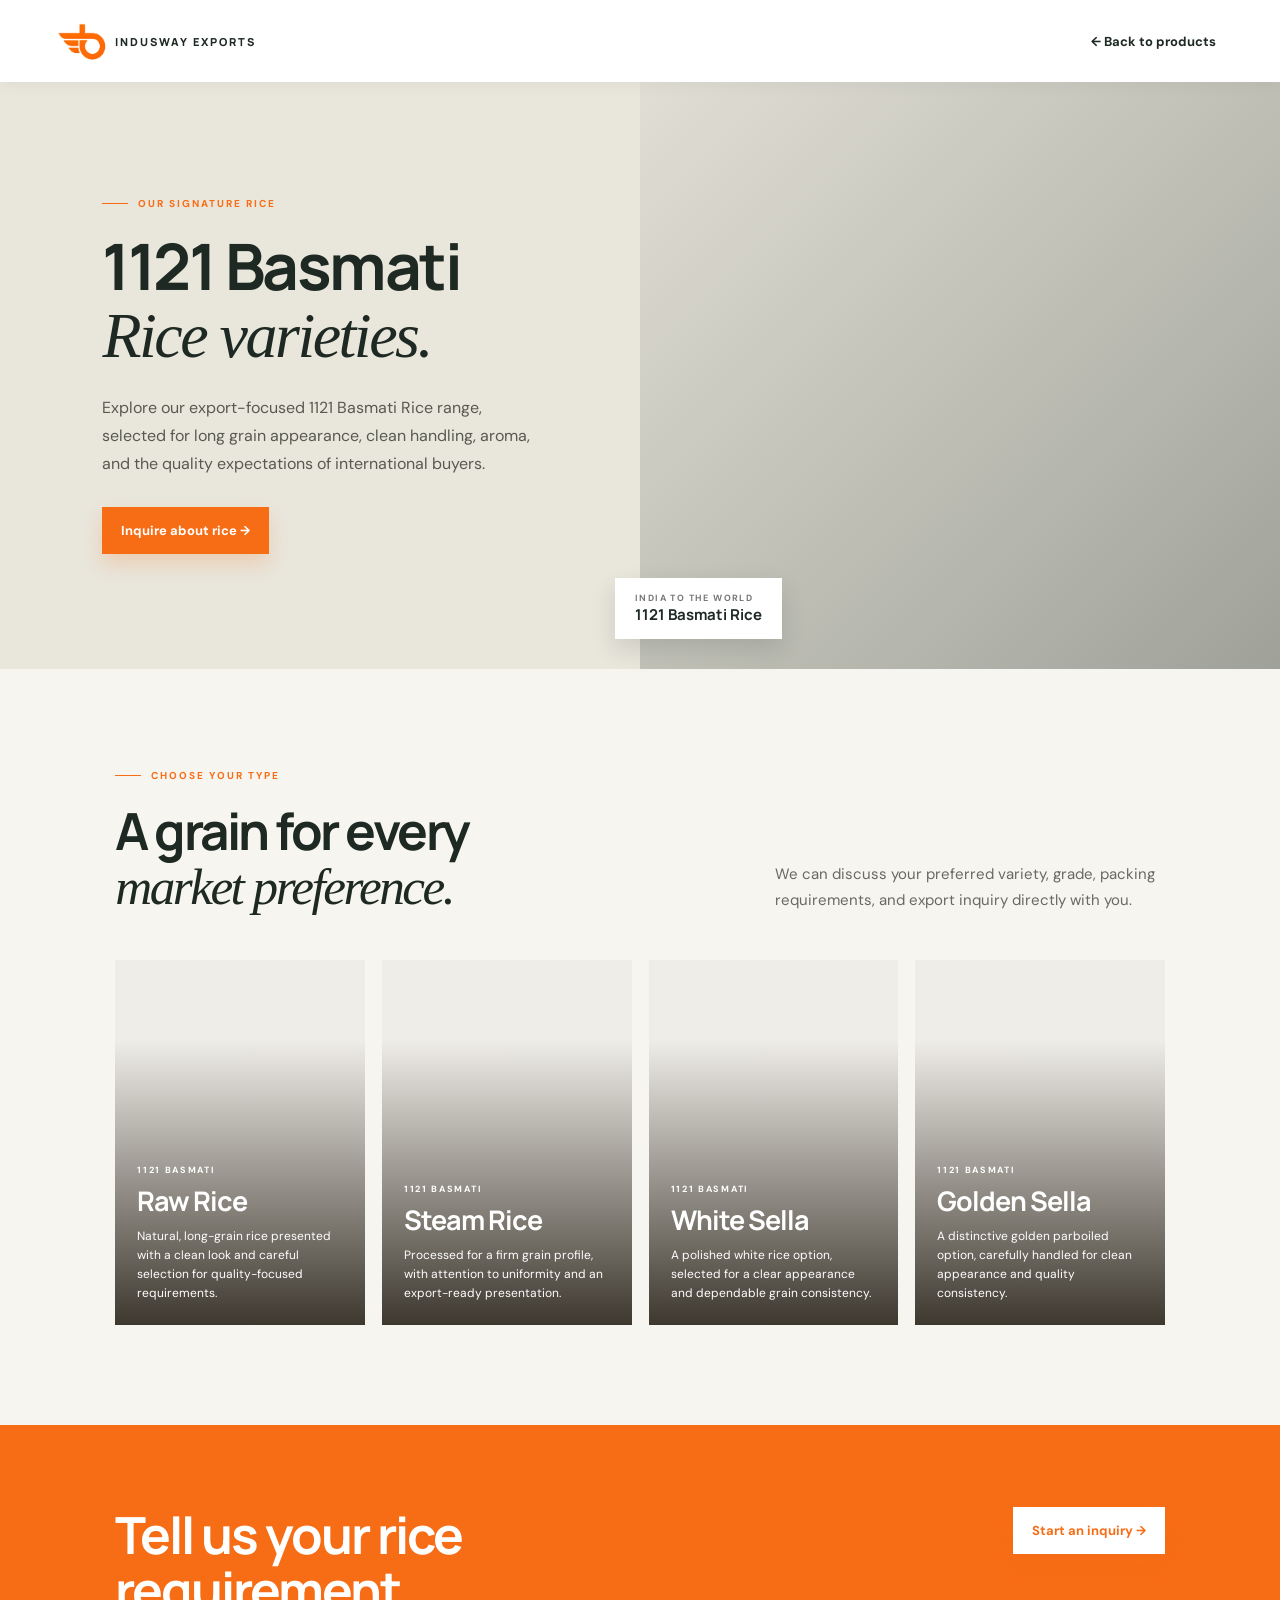
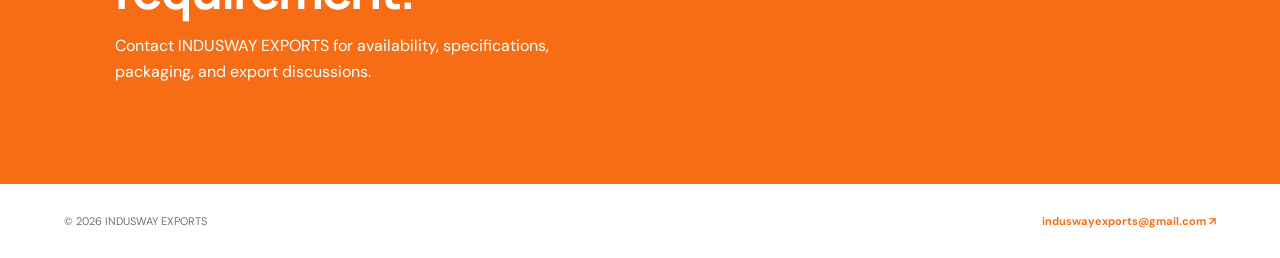
<file: 1121-basmati-rice.html>
<!doctype html>
<html lang="en">
<head>
  <meta charset="utf-8"><meta name="viewport" content="width=device-width, initial-scale=1">
  <meta name="description" content="Explore 1121 Basmati Rice varieties from INDUSWAY EXPORTS: Raw, Steam, White Sella, and Golden Sella.">
  <title>1121 Basmati Rice Varieties | INDUSWAY EXPORTS</title>
  <link rel="preconnect" href="https://fonts.googleapis.com"><link rel="preconnect" href="https://fonts.gstatic.com" crossorigin>
  <link href="https://fonts.googleapis.com/css2?family=DM+Sans:wght@400;500;600;700&family=Manrope:wght@500;600;700;800&display=swap" rel="stylesheet"><link rel="stylesheet" href="product-pages.css">
  <style>
    .white-sella { background-image: url('https://cdn.freshdi.com/files/5cdd928048fe4da5ba0a8ba032ce7b1c.jpg'); background-position: center; }
    .golden-sella { background-image: url('https://cdn-img.freshdi.com/480x480/files/886fa16f919a4d3fba7b27bf38632d9f.jpg'); background-position: center; }
    .button{position:relative;overflow:hidden;isolation:isolate}.button::after{content:'';position:absolute;inset:0;background:linear-gradient(110deg,transparent 27%,rgba(255,255,255,.42) 48%,transparent 69%);transform:translateX(-130%);transition:transform .7s ease;pointer-events:none}.button:hover::after{transform:translateX(130%)}
  </style>
</head>
<body>
  <header class="site-header"><a class="brand" href="index.html"><img src="logo.png" alt="Indusway logo"><span>INDUSWAY EXPORTS</span></a><a class="back-link" href="index.html#products">← Back to products</a></header>
  <main><section class="hero"><div class="hero-copy"><p class="eyebrow">Our signature rice</p><h1>1121 Basmati<br><em>Rice varieties.</em></h1><p>Explore our export-focused 1121 Basmati Rice range, selected for long grain appearance, clean handling, aroma, and the quality expectations of international buyers.</p><a class="button" href="index.html#inquiry">Inquire about rice →</a></div><div class="hero-image rice-hero"><div class="badge"><small>INDIA TO THE WORLD</small><strong>1121 Basmati Rice</strong></div></div></section>
  <section class="content"><div class="content-head"><div><p class="eyebrow">Choose your type</p><h2 class="section-title">A grain for every<br><em>market preference.</em></h2></div><p>We can discuss your preferred variety, grade, packing requirements, and export inquiry directly with you.</p></div><div class="variant-grid"><article class="variant-card raw"><small>1121 BASMATI</small><h2>Raw Rice</h2><p>Natural, long-grain rice presented with a clean look and careful selection for quality-focused requirements.</p></article><article class="variant-card steam"><small>1121 BASMATI</small><h2>Steam Rice</h2><p>Processed for a firm grain profile, with attention to uniformity and an export-ready presentation.</p></article><article class="variant-card white-sella"><small>1121 BASMATI</small><h2>White Sella</h2><p>A polished white rice option, selected for a clear appearance and dependable grain consistency.</p></article><article class="variant-card golden-sella"><small>1121 BASMATI</small><h2>Golden Sella</h2><p>A distinctive golden parboiled option, carefully handled for clean appearance and quality consistency.</p></article></div></section>
  <section class="cta"><div><h2>Tell us your rice<br>requirement.</h2><p>Contact INDUSWAY EXPORTS for availability, specifications, packaging, and export discussions.</p></div><a class="button" href="index.html#inquiry">Start an inquiry →</a></section></main>
  <footer><span>© 2026 INDUSWAY EXPORTS</span><a href="mailto:induswayexports@gmail.com">induswayexports@gmail.com ↗</a></footer>
</body></html>
</file>
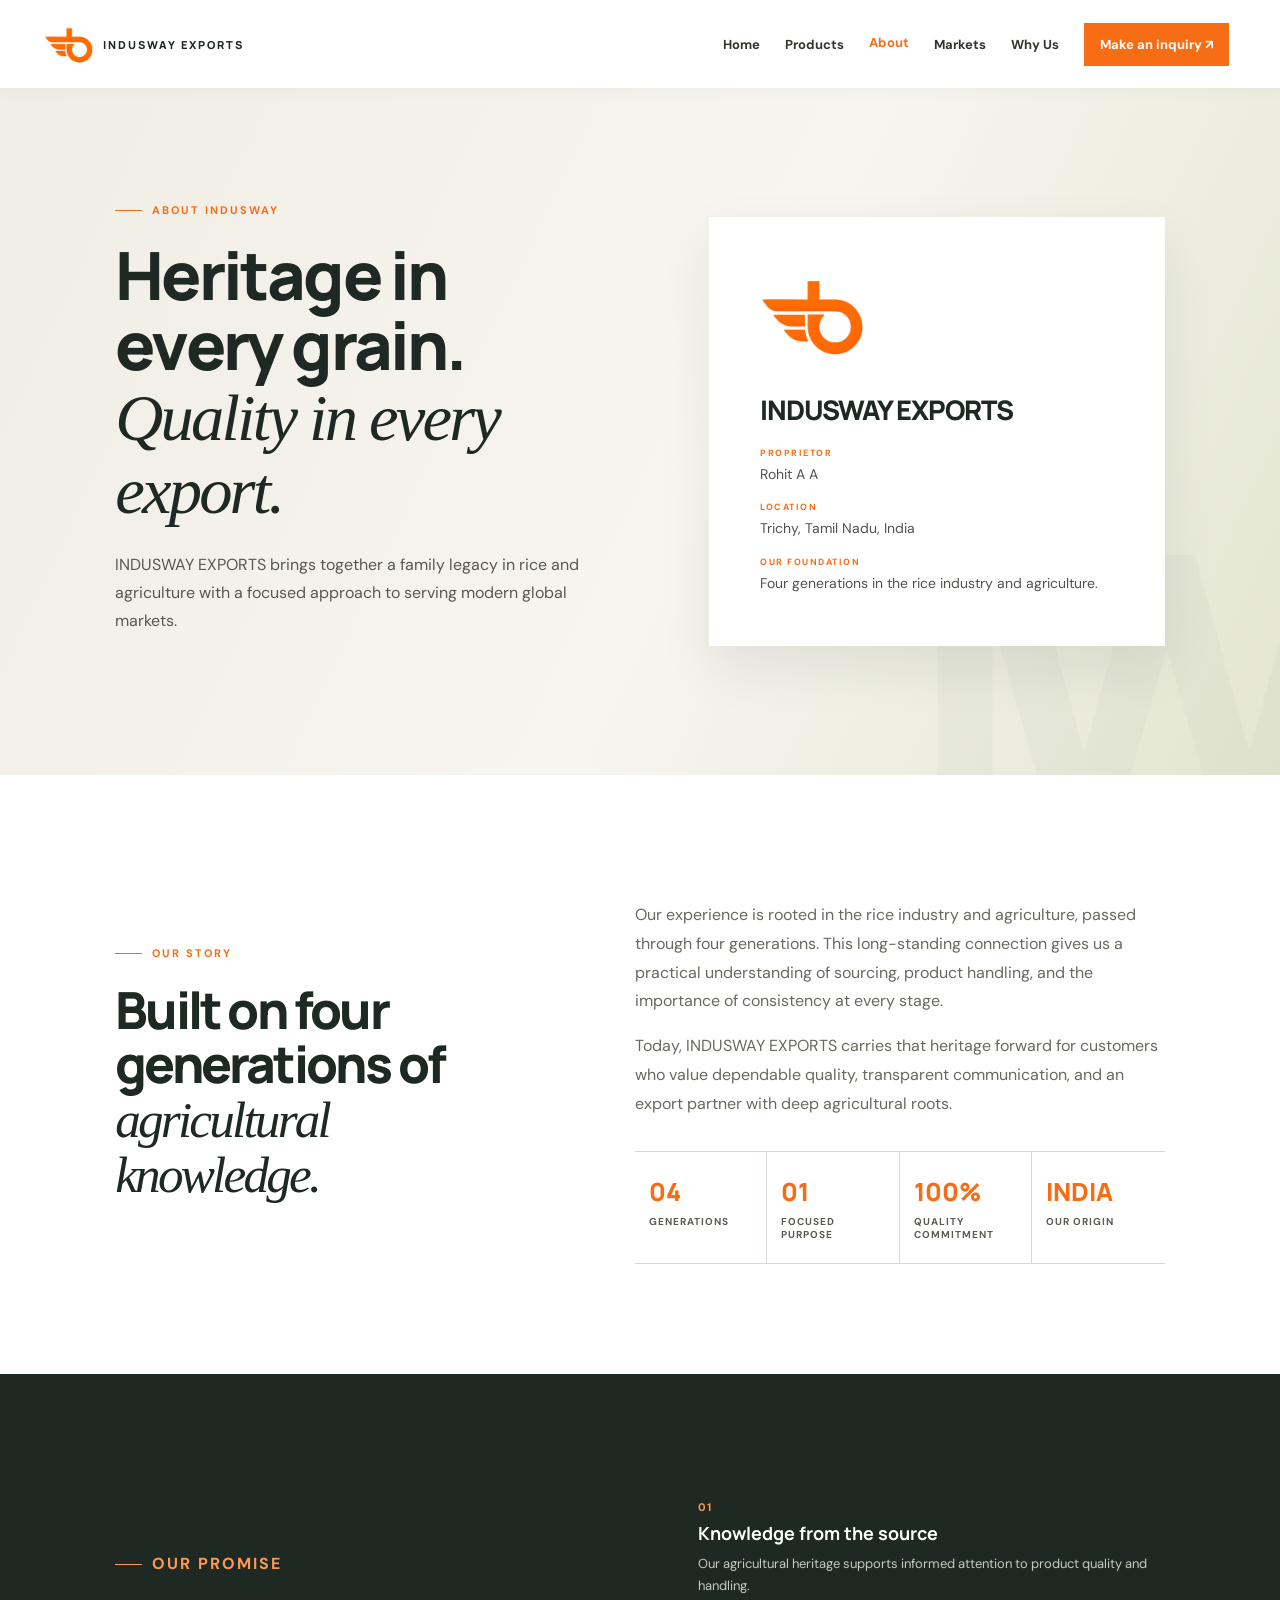
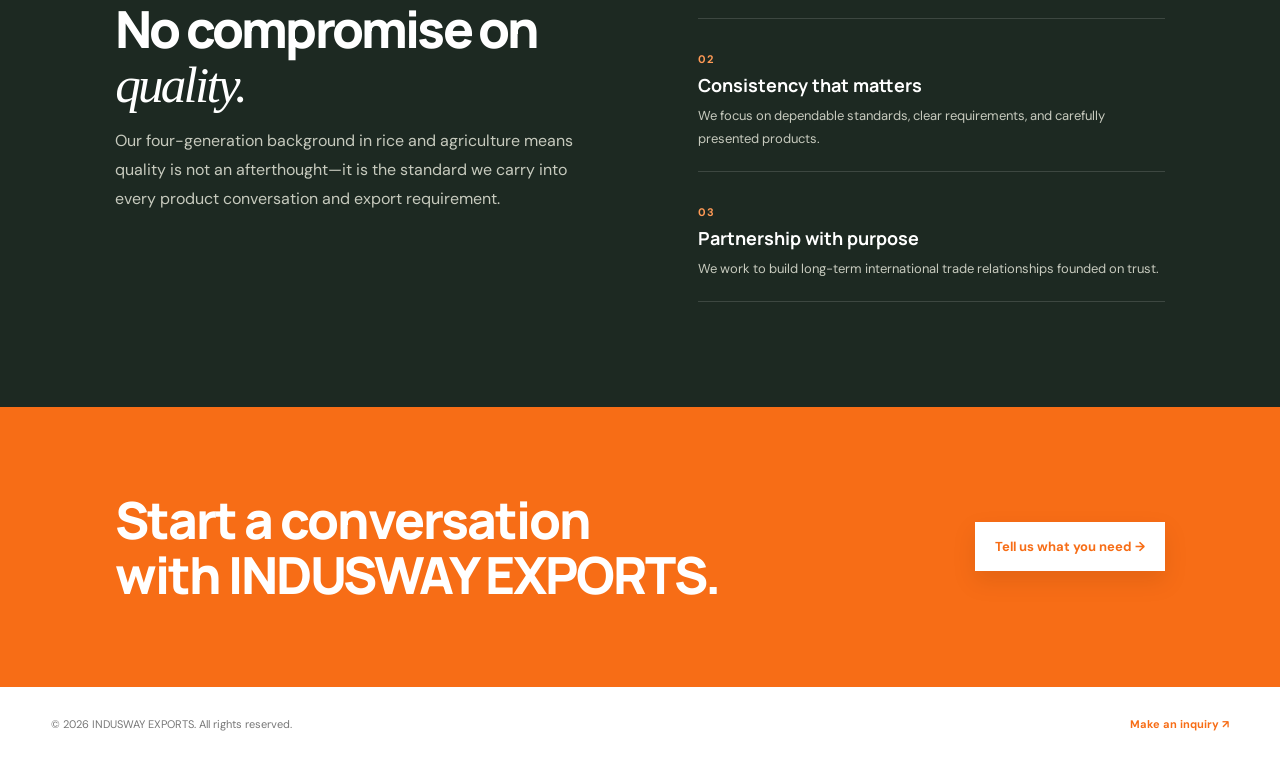
<file: about.html>
<!doctype html>
<html lang="en">
<head>
  <meta charset="utf-8">
  <meta name="viewport" content="width=device-width, initial-scale=1">
  <meta name="description" content="Learn about INDUSWAY EXPORTS, a Trichy, Tamil Nadu business with four generations of experience in rice and agriculture.">
  <title>About INDUSWAY EXPORTS | Rice Exports</title>
  <link rel="preconnect" href="https://fonts.googleapis.com">
  <link rel="preconnect" href="https://fonts.gstatic.com" crossorigin>
  <link href="https://fonts.googleapis.com/css2?family=DM+Sans:wght@400;500;600;700&family=Manrope:wght@500;600;700;800&display=swap" rel="stylesheet">
  <style>
    :root{--orange:#f76d16;--deep:#1d2922;--cream:#f7f5f0;--muted:#686961}*{box-sizing:border-box}html{scroll-behavior:smooth}body{margin:0;background:var(--cream);color:#20211e;font-family:'DM Sans',sans-serif}.site-header{height:88px;padding:0 clamp(24px,4vw,65px);display:flex;align-items:center;justify-content:space-between;background:#fff;position:sticky;top:0;z-index:5;box-shadow:0 3px 20px #1d292208}.brand{display:flex;align-items:center;gap:9px;color:var(--deep);text-decoration:none;font:800 11px Manrope,sans-serif;letter-spacing:2px}.brand img{width:38px;height:35px;object-fit:contain;transform:scale(1.36);margin-right:5px}.nav{display:flex;align-items:center;gap:25px}.nav a{color:#34352f;text-decoration:none;font-size:13px;font-weight:700;transition:color .2s ease,transform .2s ease}.nav a:hover,.nav a.active{color:var(--orange);transform:translateY(-2px)}.nav .inquiry{color:#fff;background:var(--orange);padding:13px 16px}.hero{min-height:520px;padding:clamp(65px,9vw,132px) clamp(24px,9vw,148px);display:grid;grid-template-columns:1.05fr .95fr;gap:7vw;align-items:center;background:linear-gradient(115deg,#f0ede4 0%,#f7f5f0 55%,#e3e6d1 100%);overflow:hidden;position:relative}.hero::after{content:'IW';position:absolute;right:-30px;bottom:-115px;color:#1d292207;font:800 400px/1 Manrope,sans-serif;letter-spacing:-55px}.eyebrow{display:flex;align-items:center;gap:10px;color:var(--orange);font-size:11px;font-weight:700;letter-spacing:2px;text-transform:uppercase;margin:0 0 23px}.eyebrow::before{content:'';width:27px;height:1px;background:currentColor}.hero h1,.story h2,.promise h2{font:800 clamp(46px,5.2vw,76px)/1.05 Manrope,sans-serif;letter-spacing:-2.8px;margin:0;color:var(--deep)}h1 em,h2 em{font-family:Georgia,serif;font-weight:400}.hero-copy>p:not(.eyebrow){max-width:570px;color:#575951;font-size:16px;line-height:1.75;margin:25px 0}.company-card{position:relative;z-index:1;padding:clamp(30px,4vw,54px);background:#fff;box-shadow:0 22px 50px #1d292215;animation:cardIn .85s .16s cubic-bezier(.2,.8,.2,1) both}.company-card img{display:block;width:110px;height:96px;object-fit:contain;margin-bottom:30px}.company-card h2{font:800 27px/1.2 Manrope,sans-serif;margin:0 0 20px;color:var(--deep);letter-spacing:-1px}.company-card dl{margin:0;display:grid;gap:16px}.company-card dt{font-size:9px;font-weight:700;letter-spacing:1.5px;color:var(--orange)}.company-card dd{margin:5px 0 0;color:#51534c;font-size:14px;line-height:1.55}.story{padding:110px clamp(24px,9vw,148px);display:grid;grid-template-columns:.85fr 1.15fr;gap:10vw;align-items:center;background:#fff}.story h2{font-size:clamp(39px,4vw,57px)}.story-copy>p:not(.eyebrow){font-size:16px;line-height:1.8;color:var(--muted);max-width:610px}.heritage{display:grid;grid-template-columns:repeat(4,1fr);gap:0;margin-top:32px;border-top:1px solid #dad8d0;border-bottom:1px solid #dad8d0}.heritage div{padding:22px 14px;border-right:1px solid #dad8d0}.heritage div:last-child{border:0}.heritage strong{display:block;color:var(--orange);font:800 25px Manrope,sans-serif}.heritage span{display:block;margin-top:6px;font-size:10px;font-weight:700;letter-spacing:1px;text-transform:uppercase;color:#5a5c54}.promise{padding:105px clamp(24px,9vw,148px);display:grid;grid-template-columns:1fr 1fr;gap:9vw;align-items:center;background:var(--deep);color:#fff}.promise h2{color:#fff;font-size:clamp(39px,4vw,57px)}.promise p{font-size:16px;line-height:1.8;color:#c7cabe}.promise .eyebrow{color:#ff9a56}.promise-grid{display:grid;gap:12px}.promise-grid div{padding:21px 0;border-bottom:1px solid #ffffff24}.promise-grid b{display:block;color:#ff9a56;font-size:11px;letter-spacing:1.4px}.promise-grid strong{display:block;font:700 18px Manrope,sans-serif;margin:7px 0}.promise-grid span{color:#c7cabe;font-size:13px;line-height:1.6}.cta{padding:85px clamp(24px,9vw,148px);display:flex;align-items:center;justify-content:space-between;gap:30px;background:var(--orange);color:#fff}.cta h2{font:800 clamp(35px,4vw,56px)/1.08 Manrope,sans-serif;letter-spacing:-2px;margin:0}.button{display:inline-flex;align-items:center;gap:22px;padding:16px 20px;background:#fff;color:var(--orange);text-decoration:none;font-size:13px;font-weight:700;box-shadow:0 10px 22px #7f360f28;transition:transform .25s ease,box-shadow .25s ease}.button:hover{transform:translateY(-4px) scale(1.04);box-shadow:0 17px 27px #7f360f35}footer{padding:30px clamp(24px,4vw,65px);background:#fff;display:flex;justify-content:space-between;color:#777;font-size:11px}footer a{color:var(--orange);font-weight:700;text-decoration:none}@keyframes cardIn{from{opacity:0;transform:translateY(28px) rotate(1deg)}to{opacity:1;transform:translateY(0) rotate(0)}}@media(max-width:800px){.site-header{height:74px}.nav a:not(.inquiry){display:none}.nav{gap:0}.hero,.story,.promise{grid-template-columns:1fr;gap:42px}.hero{padding:65px 24px}.hero h1{font-size:48px}.company-card{padding:30px}.story,.promise{padding:72px 24px}.heritage{grid-template-columns:repeat(2,1fr)}.heritage div:nth-child(2){border-right:0}.heritage div:nth-child(-n+2){border-bottom:1px solid #dad8d0}.cta{padding:65px 24px;display:block}.cta .button{margin-top:25px}footer{padding:25px 24px;gap:12px;flex-direction:column}}
  </style>
</head>
<body>
  <header class="site-header"><a class="brand" href="index.html"><img src="logo.png" alt="Indusway Exports logo"><span>INDUSWAY EXPORTS</span></a><nav class="nav" aria-label="Main navigation"><a href="index.html#home">Home</a><a href="index.html#products">Products</a><a class="active" href="about.html">About</a><a href="index.html#markets">Markets</a><a href="index.html#why-us">Why Us</a><a class="inquiry" href="index.html#inquiry">Make an inquiry ↗</a></nav></header>
  <main>
    <section class="hero"><div class="hero-copy"><p class="eyebrow">About Indusway</p><h1>Heritage in every grain.<br><em>Quality in every export.</em></h1><p>INDUSWAY EXPORTS brings together a family legacy in rice and agriculture with a focused approach to serving modern global markets.</p></div><aside class="company-card"><img src="logo.png" alt="Indusway Exports logo"><h2>INDUSWAY EXPORTS</h2><dl><div><dt>PROPRIETOR</dt><dd>Rohit A A</dd></div><div><dt>LOCATION</dt><dd>Trichy, Tamil Nadu, India</dd></div><div><dt>OUR FOUNDATION</dt><dd>Four generations in the rice industry and agriculture.</dd></div></dl></aside></section>
    <section class="story"><div><p class="eyebrow">Our story</p><h2>Built on four generations of <em>agricultural knowledge.</em></h2></div><div class="story-copy"><p>Our experience is rooted in the rice industry and agriculture, passed through four generations. This long-standing connection gives us a practical understanding of sourcing, product handling, and the importance of consistency at every stage.</p><p>Today, INDUSWAY EXPORTS carries that heritage forward for customers who value dependable quality, transparent communication, and an export partner with deep agricultural roots.</p><div class="heritage"><div><strong>04</strong><span>Generations</span></div><div><strong>01</strong><span>Focused purpose</span></div><div><strong>100%</strong><span>Quality commitment</span></div><div><strong>INDIA</strong><span>Our origin</span></div></div></div></section>
    <section class="promise"><div><p class="eyebrow">Our promise</p><h2>No compromise on<br><em>quality.</em></h2><p>Our four-generation background in rice and agriculture means quality is not an afterthought—it is the standard we carry into every product conversation and export requirement.</p></div><div class="promise-grid"><div><b>01</b><strong>Knowledge from the source</strong><span>Our agricultural heritage supports informed attention to product quality and handling.</span></div><div><b>02</b><strong>Consistency that matters</strong><span>We focus on dependable standards, clear requirements, and carefully presented products.</span></div><div><b>03</b><strong>Partnership with purpose</strong><span>We work to build long-term international trade relationships founded on trust.</span></div></div></section>
    <section class="cta"><h2>Start a conversation<br>with INDUSWAY EXPORTS.</h2><a class="button" href="index.html#inquiry">Tell us what you need →</a></section>
  </main>
  <footer><span>© 2026 INDUSWAY EXPORTS. All rights reserved.</span><a href="index.html#inquiry">Make an inquiry ↗</a></footer>
</body>
</html>
</file>
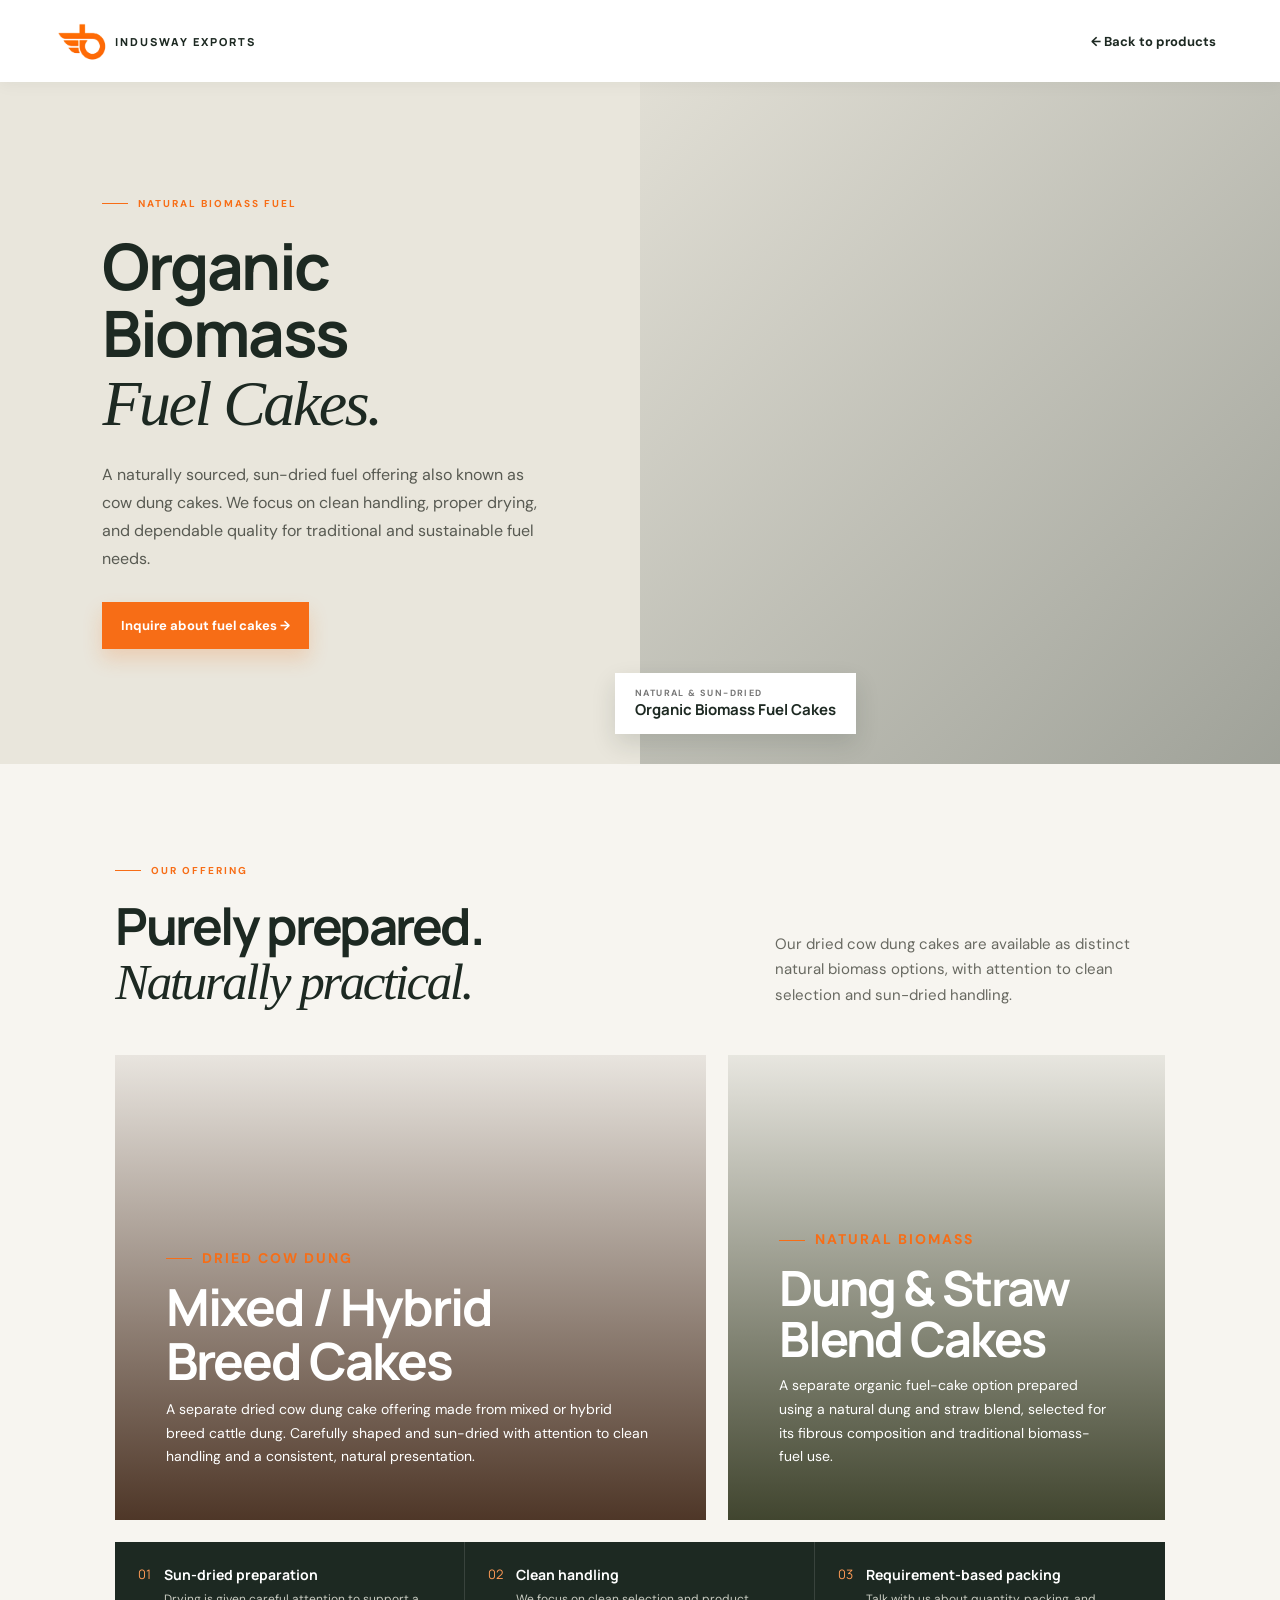
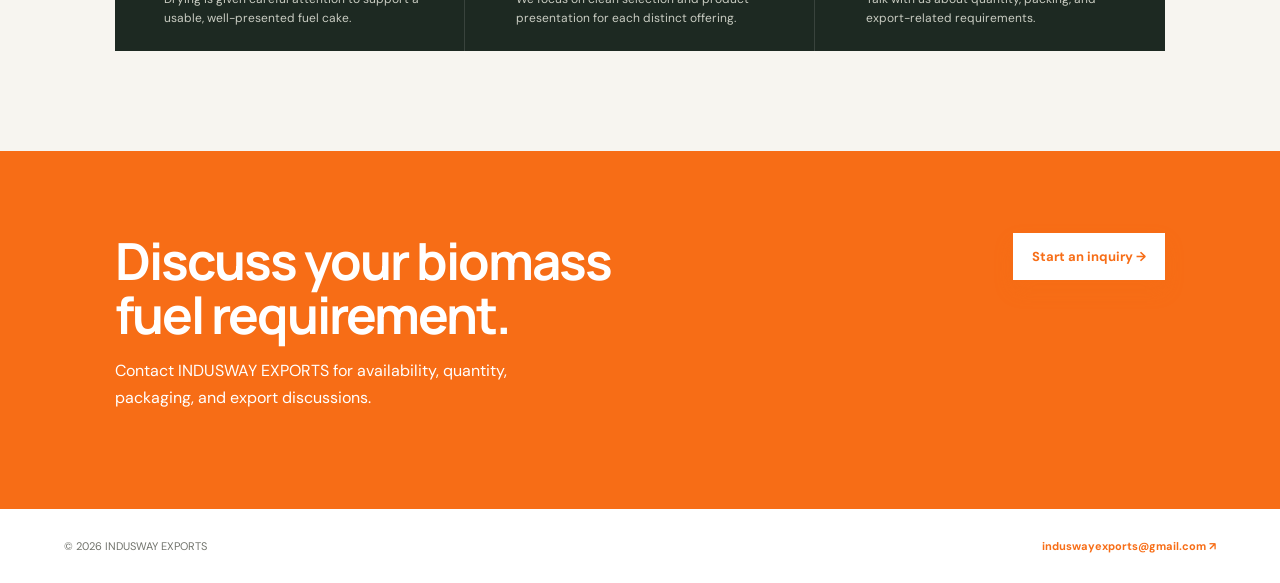
<file: organic-biomass-fuel-cakes.html>
<!doctype html>
<html lang="en">
<head>
  <meta charset="utf-8"><meta name="viewport" content="width=device-width, initial-scale=1">
  <meta name="description" content="Organic Biomass Fuel Cakes from INDUSWAY EXPORTS: dried cow dung mixed or hybrid breed cakes with a natural dung and straw blend.">
  <title>Organic Biomass Fuel Cakes | INDUSWAY EXPORTS</title>
  <link rel="preconnect" href="https://fonts.googleapis.com"><link rel="preconnect" href="https://fonts.gstatic.com" crossorigin>
  <link href="https://fonts.googleapis.com/css2?family=DM+Sans:wght@400;500;600;700&family=Manrope:wght@500;600;700;800&display=swap" rel="stylesheet"><link rel="stylesheet" href="product-pages.css">
  <style>
    .biomass-type{min-height:465px;padding:clamp(28px,4vw,60px);display:flex;align-items:end;position:relative;overflow:hidden;color:#fff;background:linear-gradient(0deg,rgba(47,52,28,.91),rgba(47,52,28,.08)),url('https://images.tribuneindia.com/cms/gall_content/2017/5/2017_5%24largeimg07_Sunday_2017_154246742.jpg') center/cover}.biomass-type h2{font-family:Manrope,sans-serif;font-size:clamp(34px,3.8vw,54px);line-height:1.05;letter-spacing:-2px;margin:10px 0}.biomass-type p{max-width:470px;font-size:14px;line-height:1.7;margin:0}.quality-strip{display:grid;grid-template-columns:repeat(3,1fr);gap:0;margin-top:22px;background:#1d2922;color:#fff}.quality-strip>div{display:flex;gap:13px;padding:23px;border-right:1px solid #ffffff20}.quality-strip>div:last-child{border-right:0}.quality-strip span{color:#ff9a56;font-family:Manrope,sans-serif;font-size:13px}.quality-strip strong{display:block;font-family:Manrope,sans-serif;font-size:14px;margin-bottom:6px}.quality-strip p{margin:0;color:#c9ccc2;font-size:12px;line-height:1.55}@media(max-width:900px){.quality-strip{grid-template-columns:1fr}.quality-strip>div{border-right:0;border-bottom:1px solid #ffffff20}.quality-strip>div:last-child{border-bottom:0}.biomass-type{min-height:380px}}
    .button{position:relative;overflow:hidden;isolation:isolate}.button::after{content:'';position:absolute;inset:0;background:linear-gradient(110deg,transparent 27%,rgba(255,255,255,.42) 48%,transparent 69%);transform:translateX(-130%);transition:transform .7s ease;pointer-events:none}.button:hover::after{transform:translateX(130%)}
  </style>
</head>
<body>
  <header class="site-header"><a class="brand" href="index.html"><img src="logo.png" alt="Indusway logo"><span>INDUSWAY EXPORTS</span></a><a class="back-link" href="index.html#products">← Back to products</a></header>
  <main><section class="hero"><div class="hero-copy"><p class="eyebrow">Natural biomass fuel</p><h1>Organic Biomass<br><em>Fuel Cakes.</em></h1><p>A naturally sourced, sun-dried fuel offering also known as cow dung cakes. We focus on clean handling, proper drying, and dependable quality for traditional and sustainable fuel needs.</p><a class="button" href="index.html#inquiry">Inquire about fuel cakes →</a></div><div class="hero-image biomass-hero"><div class="badge"><small>NATURAL &amp; SUN-DRIED</small><strong>Organic Biomass Fuel Cakes</strong></div></div></section>
  <section class="content"><div class="content-head"><div><p class="eyebrow">Our offering</p><h2 class="section-title">Purely prepared.<br><em>Naturally practical.</em></h2></div><p>Our dried cow dung cakes are available as distinct natural biomass options, with attention to clean selection and sun-dried handling.</p></div><div class="biomass-grid"><article class="biomass-detail"><div><p class="eyebrow">DRIED COW DUNG</p><h2>Mixed / Hybrid<br>Breed Cakes</h2><p>A separate dried cow dung cake offering made from mixed or hybrid breed cattle dung. Carefully shaped and sun-dried with attention to clean handling and a consistent, natural presentation.</p></div></article><article class="biomass-type"><div><p class="eyebrow">NATURAL BIOMASS</p><h2>Dung &amp; Straw<br>Blend Cakes</h2><p>A separate organic fuel-cake option prepared using a natural dung and straw blend, selected for its fibrous composition and traditional biomass-fuel use.</p></div></article></div><div class="quality-strip"><div><span>01</span><div><strong>Sun-dried preparation</strong><p>Drying is given careful attention to support a usable, well-presented fuel cake.</p></div></div><div><span>02</span><div><strong>Clean handling</strong><p>We focus on clean selection and product presentation for each distinct offering.</p></div></div><div><span>03</span><div><strong>Requirement-based packing</strong><p>Talk with us about quantity, packing, and export-related requirements.</p></div></div></div></section>
  <section class="cta"><div><h2>Discuss your biomass<br>fuel requirement.</h2><p>Contact INDUSWAY EXPORTS for availability, quantity, packaging, and export discussions.</p></div><a class="button" href="index.html#inquiry">Start an inquiry →</a></section></main>
  <footer><span>© 2026 INDUSWAY EXPORTS</span><a href="mailto:induswayexports@gmail.com">induswayexports@gmail.com ↗</a></footer>
</body></html>
</file>
<file: styles.css>
:root{--orange:#f76d16;--deep:#1d2922;--cream:#f7f5f0;--ink:#20211e;--muted:#686961}*{box-sizing:border-box}html{scroll-behavior:smooth}body{margin:0;background:var(--cream);font-family:'DM Sans',sans-serif;color:var(--ink)}.site-header{height:88px;background:#fff;display:flex;align-items:center;justify-content:space-between;padding:0 clamp(24px,6vw,90px);position:relative;z-index:5}.brand,.footer-brand{display:flex;align-items:center;gap:10px;text-decoration:none;color:var(--ink);font-family:Manrope,sans-serif;font-size:11px;font-weight:800;letter-spacing:2.3px}.brand img{height:42px;width:46px;object-fit:contain;object-position:top;transform:scale(1.65);margin-right:8px}.site-header nav{display:flex;align-items:center;gap:31px}.site-header nav a{font-size:13px;color:#34352f;text-decoration:none;font-weight:600}.site-header nav a:hover{color:var(--orange)}.site-header .nav-cta{background:var(--orange);color:#fff;padding:13px 17px;margin-left:10px}.nav-cta b{font-size:18px;line-height:0;margin-left:10px}.menu-toggle{display:none;border:0;background:transparent}.hero{min-height:650px;position:relative;overflow:hidden;background:#f1eee7;padding:clamp(65px,9vw,130px) clamp(24px,10vw,148px) 60px}.hero-copy{max-width:670px;position:relative;z-index:2}.eyebrow{color:var(--orange);font-size:11px;letter-spacing:2.2px;text-transform:uppercase;font-weight:700;margin:0 0 24px;display:flex;align-items:center;gap:10px}.eyebrow span{width:27px;height:1px;background:currentColor}.hero h1,h2{font-family:Manrope,sans-serif;letter-spacing:-2.8px;line-height:1.05;margin:0;color:var(--deep);font-size:clamp(47px,5.3vw,77px);font-weight:800}.hero h1 em,h2 em{font-family:Georgia,serif;font-weight:400}.intro{max-width:500px;color:#5c5c56;font-size:16px;line-height:1.75;margin:29px 0}.hero-actions{display:flex;align-items:center;gap:29px}.button{display:inline-flex;gap:30px;align-items:center;text-decoration:none;padding:17px 22px;font-size:13px;font-weight:700}.button b{font-size:21px;font-weight:400}.button-primary{background:var(--orange);color:#fff}.text-link{color:var(--deep);text-decoration:none;font-weight:700;font-size:13px}.text-link span{color:var(--orange);font-size:20px;margin-left:10px}.hero-visual{position:absolute;right:0;top:0;width:48%;height:100%;overflow:hidden;background:#dfddd0}.sun{width:210px;height:210px;border-radius:50%;background:#f7a330;position:absolute;right:23%;top:18%}.field{position:absolute;width:130%;height:54%;border-radius:50% 50% 0 0;transform:rotate(-11deg);left:-27%}.field-back{background:#c5cd92;bottom:-11%}.field-middle{background:#8ea05c;bottom:-26%;left:-12%}.field-front{background:#4d683a;bottom:-43%;left:-35%}.hero-orbit{position:absolute;border:1px solid rgba(247,109,22,.24);border-radius:50%;z-index:1}.orbit-one{width:490px;height:490px;right:28%;top:-290px}.orbit-two{width:780px;height:780px;right:-390px;top:-360px}.origin-card{position:absolute;z-index:2;top:54%;left:-28px;background:#fff;padding:15px 24px 15px 15px;display:flex;align-items:center;gap:12px;box-shadow:0 8px 20px #43522c22}.origin-card .pin{color:var(--orange);font-size:19px}.origin-card small{font-size:9px;letter-spacing:1.4px;color:#777}.origin-card strong{font-family:Manrope;display:block;font-size:15px;color:var(--deep)}.hero-stats{position:absolute;z-index:3;left:clamp(24px,10vw,148px);bottom:40px;display:flex;gap:42px}.hero-stats>div{display:flex;gap:10px;align-items:center}.hero-stats strong{font-family:Manrope;font-size:20px;color:var(--orange)}.hero-stats span{font-size:10px;text-transform:uppercase;letter-spacing:1px;line-height:1.4;color:#494b44}.intro-band{background:#fff;padding:31px max(24px,10vw);display:flex;gap:35px;align-items:center;justify-content:center;text-align:center}.intro-band p{font-family:Georgia,serif;font-size:16px;line-height:1.5;max-width:395px;margin:0;color:#56574f}.intro-band span{color:var(--orange)}.section{padding:110px max(24px,10vw)}.section-heading{display:flex;justify-content:space-between;align-items:end;margin-bottom:52px}.section-heading h2,.why h2{font-size:clamp(39px,4vw,57px)}.section-heading>p{max-width:355px;line-height:1.7;color:var(--muted);font-size:15px}.product-grid{display:grid;grid-template-columns:repeat(3,1fr);gap:17px}.product-card{min-height:390px;position:relative;padding:24px;color:#fff;overflow:hidden;display:flex;flex-direction:column;justify-content:space-between;background-size:cover;background-position:center}.produce{background:linear-gradient(0deg,#2e4b24dd,#2e4b2400),url('https://images.unsplash.com/photo-1511739001486-6bfe10ce785f?auto=format&fit=crop&w=850&q=80')}.staples{background:linear-gradient(0deg,#775120e6,#77512011),url('https://images.unsplash.com/photo-1509440159596-0249088772ff?auto=format&fit=crop&w=850&q=80')}.allied{background:linear-gradient(0deg,#783b13df,#783b1300),url('https://images.unsplash.com/photo-1590779033100-9f60a05a013d?auto=format&fit=crop&w=850&q=80')}.card-number{font-family:Manrope;font-size:13px}.card-content span{font-size:9px;letter-spacing:1.8px;font-weight:bold}.card-content h3{font-family:Manrope;font-size:31px;line-height:1.1;letter-spacing:-1.2px;margin:12px 0}.card-content p{font-size:13px;line-height:1.6;max-width:270px;margin:0}.card-arrow{position:absolute;right:23px;top:22px;border:1px solid #ffffffaa;border-radius:50%;width:34px;height:34px;display:grid;place-items:center}.product-note{text-align:center;margin:31px 0 0;color:#666;font-size:14px}.product-note a{color:var(--orange);font-weight:bold;text-decoration:none}.markets{background:var(--deep);color:#fff;padding:100px max(24px,10vw);display:grid;grid-template-columns:1fr 1fr;gap:100px}.light{color:#ff9a56}.markets h2,.contact h2{color:#fff;font-size:clamp(40px,4.5vw,64px)}.market-content>p:not(.eyebrow){color:#c7cabe;line-height:1.7;max-width:400px;margin:25px 0 29px}.button-light{background:#fff;color:var(--deep)}.market-list{align-self:end}.market-list>div{display:grid;grid-template-columns:55px 1fr auto;align-items:baseline;border-bottom:1px solid #ffffff2d;padding:21px 0}.market-list strong{font-size:12px;color:#ff9a56}.market-list span{font-family:Manrope;font-size:27px;font-weight:700}.market-list i{font-style:normal;font-size:11px;color:#aeb2a6}.why{display:grid;grid-template-columns:.95fr 1.05fr;gap:10vw;align-items:center}.why-image{height:630px;background:linear-gradient(0deg,#6c340e88,#6c340e00),url('https://images.unsplash.com/photo-1536623975707-c4b3b2af565d?auto=format&fit=crop&w=1000&q=85') center/cover;position:relative}.stamp{position:absolute;bottom:28px;right:-30px;width:120px;height:120px;border-radius:50%;background:var(--orange);color:#fff;display:grid;place-content:center;text-align:center;font-family:Manrope;font-size:10px;line-height:1.35;letter-spacing:1.2px}.stamp b{font-size:19px}.why-copy>p:not(.eyebrow){color:var(--muted);line-height:1.75;font-size:15px;margin:24px 0 28px}.reason{border-top:1px solid #d8d5cc;padding:18px 0;display:flex;gap:20px}.reason>b{color:var(--orange);font-size:12px}.reason h3{font-family:Manrope;font-size:16px;margin:0 0 7px}.reason p{font-size:13px;line-height:1.55;color:var(--muted);margin:0}.contact{background:var(--orange);min-height:490px;position:relative;overflow:hidden;padding:96px max(24px,10vw);color:#fff}.contact-inner{position:relative;z-index:2}.contact .eyebrow{color:#ffe1cd}.contact-inner>p:not(.eyebrow){max-width:430px;line-height:1.7;margin:21px 0 28px}.contact-mark{position:absolute;right:8%;bottom:-135px;font-family:Manrope;font-size:420px;font-weight:800;letter-spacing:-70px;color:#fff1;line-height:1}.contact .button{color:var(--orange)}footer{background:#fff;padding:33px max(24px,10vw);display:flex;align-items:center;justify-content:space-between;color:#777;font-size:11px}.footer-brand img{height:27px;width:30px;object-fit:contain;object-position:top;transform:scale(1.65);margin-right:7px}.footer-brand span{font-size:10px}.footer-brand{color:var(--deep)}footer a:last-child{color:var(--orange);font-weight:bold;text-decoration:none}.menu-toggle i{display:block;background:var(--deep);width:23px;height:2px;margin:5px}
@media(max-width:760px){.site-header{height:72px}.site-header nav{display:none;position:absolute;top:72px;left:0;right:0;padding:20px 24px;background:#fff;box-shadow:0 8px 20px #0001;flex-direction:column;align-items:flex-start;gap:20px}.site-header nav.open{display:flex}.site-header .nav-cta{margin-left:0}.menu-toggle{display:block}.hero{min-height:730px;padding-top:70px}.hero-visual{opacity:.42;width:100%;height:55%;top:auto;bottom:0}.hero h1{font-size:50px}.hero-stats{left:24px;bottom:20px;gap:18px}.hero-stats>div{gap:5px}.hero-stats strong{font-size:16px}.hero-stats span{font-size:8px}.intro-band{padding:25px 24px;gap:14px}.intro-band p{font-size:13px}.section{padding:72px 24px}.section-heading{display:block;margin-bottom:30px}.section-heading>p{margin-top:20px}.product-grid{grid-template-columns:1fr}.product-card{min-height:310px}.markets{padding:72px 24px;grid-template-columns:1fr;gap:46px}.why{grid-template-columns:1fr;gap:48px}.why-image{height:420px}.stamp{right:20px}.contact{padding:72px 24px;min-height:445px}.contact-mark{font-size:280px;right:12%;bottom:-80px}footer{padding:25px 24px;align-items:flex-start;gap:16px;flex-direction:column}.hero-actions{flex-wrap:wrap;gap:18px}}
</file>
<file: product-pages.css>
:root{--orange:#f76d16;--deep:#1d2922;--cream:#f7f5f0;--ink:#20211e;--muted:#686961}*{box-sizing:border-box}html{scroll-behavior:smooth}body{margin:0;background:var(--cream);color:var(--ink);font-family:'DM Sans',sans-serif}.site-header{height:82px;display:flex;align-items:center;justify-content:space-between;padding:0 clamp(24px,5vw,84px);background:#fff;position:sticky;top:0;z-index:5;box-shadow:0 2px 16px rgba(29,41,34,.05)}.brand{display:flex;align-items:center;gap:8px;text-decoration:none;color:var(--deep);font-family:Manrope,sans-serif;font-size:11px;font-weight:800;letter-spacing:2px}.brand img{width:38px;height:34px;object-fit:contain;transform:scale(1.35);margin-right:5px}.back-link{color:var(--deep);font-size:13px;font-weight:700;text-decoration:none}.back-link:hover{color:var(--orange)}.hero{min-height:500px;display:grid;grid-template-columns:1fr 1fr;background:#e9e6dc}.hero-copy{padding:clamp(60px,9vw,140px) clamp(26px,8vw,135px);display:flex;flex-direction:column;justify-content:center}.eyebrow{display:flex;align-items:center;gap:10px;color:var(--orange);font-size:10px;font-weight:700;letter-spacing:2px;margin:0 0 22px;text-transform:uppercase}.eyebrow::before{content:'';width:26px;height:1px;background:currentColor}.hero h1,.section-title{font-family:Manrope,sans-serif;font-size:clamp(43px,5vw,74px);line-height:1.05;letter-spacing:-2.5px;margin:0;color:var(--deep)}.hero h1 em,.section-title em{font-family:Georgia,serif;font-weight:400}.hero p:not(.eyebrow){max-width:520px;font-size:16px;line-height:1.75;color:#585a52;margin:24px 0 29px}.button{align-self:flex-start;display:inline-flex;align-items:center;gap:25px;padding:15px 19px;text-decoration:none;background:var(--orange);color:#fff;font-size:13px;font-weight:700;box-shadow:0 10px 20px rgba(247,109,22,.2);transition:transform .25s ease,box-shadow .25s ease}.button:hover{transform:translateY(-4px) scale(1.03);box-shadow:0 17px 28px rgba(247,109,22,.32)}.hero-image{background:center/cover no-repeat;position:relative}.hero-image::after{content:'';position:absolute;inset:0;background:linear-gradient(135deg,rgba(29,41,34,.04),rgba(29,41,34,.36))}.rice-hero{background-image:url('https://sevenstargs.com/uploads/1746016385Steam%20Basmati%20Rice%201121.jpg')}.biomass-hero{background-image:url('https://cdn.dotpe.in/longtail/store-items/7593187/IA4URKsP.jpeg')}.badge{position:absolute;z-index:1;bottom:30px;left:-25px;background:#fff;padding:14px 20px;box-shadow:0 10px 25px rgba(29,41,34,.14)}.badge small{display:block;color:#777;font-size:9px;font-weight:700;letter-spacing:1.4px}.badge strong{font-family:Manrope,sans-serif;font-size:15px;color:var(--deep)}.content{padding:100px clamp(24px,9vw,148px)}.content-head{display:flex;justify-content:space-between;align-items:end;gap:40px;margin-bottom:47px}.content-head .section-title{font-size:clamp(38px,4vw,58px)}.content-head>p{max-width:390px;margin:0;line-height:1.7;color:var(--muted);font-size:15px}.variant-grid{display:grid;grid-template-columns:repeat(4,1fr);gap:17px}.variant-card{min-height:365px;position:relative;display:flex;flex-direction:column;justify-content:end;overflow:hidden;padding:22px;color:#fff;background:center/cover no-repeat;isolation:isolate;transition:transform .3s ease,box-shadow .3s ease}.variant-card::before{content:'';position:absolute;z-index:-1;inset:0;background:linear-gradient(0deg,rgba(34,28,18,.87),rgba(34,28,18,.04) 78%)}.variant-card:hover{transform:translateY(-8px);box-shadow:0 22px 35px rgba(29,41,34,.16)}.variant-card small{font-size:9px;font-weight:700;letter-spacing:1.7px}.variant-card h2{font-family:Manrope,sans-serif;font-size:27px;line-height:1.12;letter-spacing:-1px;margin:10px 0}.variant-card p{font-size:12px;line-height:1.6;margin:0}.raw{background-image:url('https://cdn.omshreegroup.com/products/basmati-rice-1121-sella-cream/551771496.webp')}.steam{background-image:url('https://sevenstargs.com/uploads/1746016385Steam%20Basmati%20Rice%201121.jpg')}.white-sella{background-image:url('https://images.unsplash.com/photo-1586208958839-06c17cacdf08?auto=format&fit=crop&w=900&q=85')}.golden-sella{background-image:url('https://images.unsplash.com/photo-1536304993881-ff6e9eefa2a6?auto=format&fit=crop&w=900&q=85')}.biomass-grid{display:grid;grid-template-columns:minmax(300px,1.15fr) minmax(280px,.85fr);gap:22px}.biomass-detail{min-height:465px;padding:clamp(28px,4vw,60px);display:flex;align-items:end;position:relative;overflow:hidden;color:#fff;background:linear-gradient(0deg,rgba(60,34,18,.9),rgba(60,34,18,.08)),url('https://cdn.dotpe.in/longtail/store-items/7593187/IA4URKsP.jpeg') center/cover}.biomass-detail h2{font-family:Manrope,sans-serif;font-size:clamp(36px,4vw,58px);line-height:1.05;letter-spacing:-2px;margin:10px 0}.biomass-detail p{max-width:530px;font-size:14px;line-height:1.7;margin:0}.specs{background:var(--deep);color:#fff;padding:clamp(28px,4vw,54px);display:flex;flex-direction:column;justify-content:center}.specs .eyebrow{color:#ff9a56}.specs h2{font-family:Manrope,sans-serif;letter-spacing:-1px;font-size:29px;margin:0 0 22px}.spec{padding:16px 0;border-top:1px solid #ffffff26}.spec strong{display:block;font-family:Manrope,sans-serif;font-size:15px;margin-bottom:5px}.spec p{margin:0;color:#c9ccc2;font-size:13px;line-height:1.55}.cta{background:var(--orange);color:#fff;padding:82px clamp(24px,9vw,148px);display:flex;justify-content:space-between;align-items:center;gap:30px}.cta h2{font-family:Manrope,sans-serif;font-size:clamp(35px,4vw,57px);line-height:1.07;letter-spacing:-2px;margin:0}.cta p{max-width:460px;line-height:1.65}.cta .button{background:#fff;color:var(--orange)}footer{padding:30px clamp(24px,5vw,84px);display:flex;justify-content:space-between;background:#fff;color:#71736c;font-size:11px}footer a{color:var(--orange);font-weight:700;text-decoration:none}@media(max-width:900px){.hero{grid-template-columns:1fr}.hero-copy{padding:65px 24px}.hero-image{height:320px;order:-1}.badge{left:18px;bottom:18px}.content{padding:70px 24px}.content-head{display:block}.content-head>p{margin-top:20px}.variant-grid{grid-template-columns:repeat(2,1fr)}.biomass-grid{grid-template-columns:1fr}.cta{padding:64px 24px;display:block}.cta .button{margin-top:22px}footer{gap:15px;flex-direction:column}}@media(max-width:520px){.site-header{height:70px;padding:0 20px}.brand{font-size:9px}.variant-grid{grid-template-columns:1fr}.variant-card{min-height:300px}.hero h1{font-size:43px}.biomass-detail{min-height:380px}.content{padding:62px 20px}}
</file>
